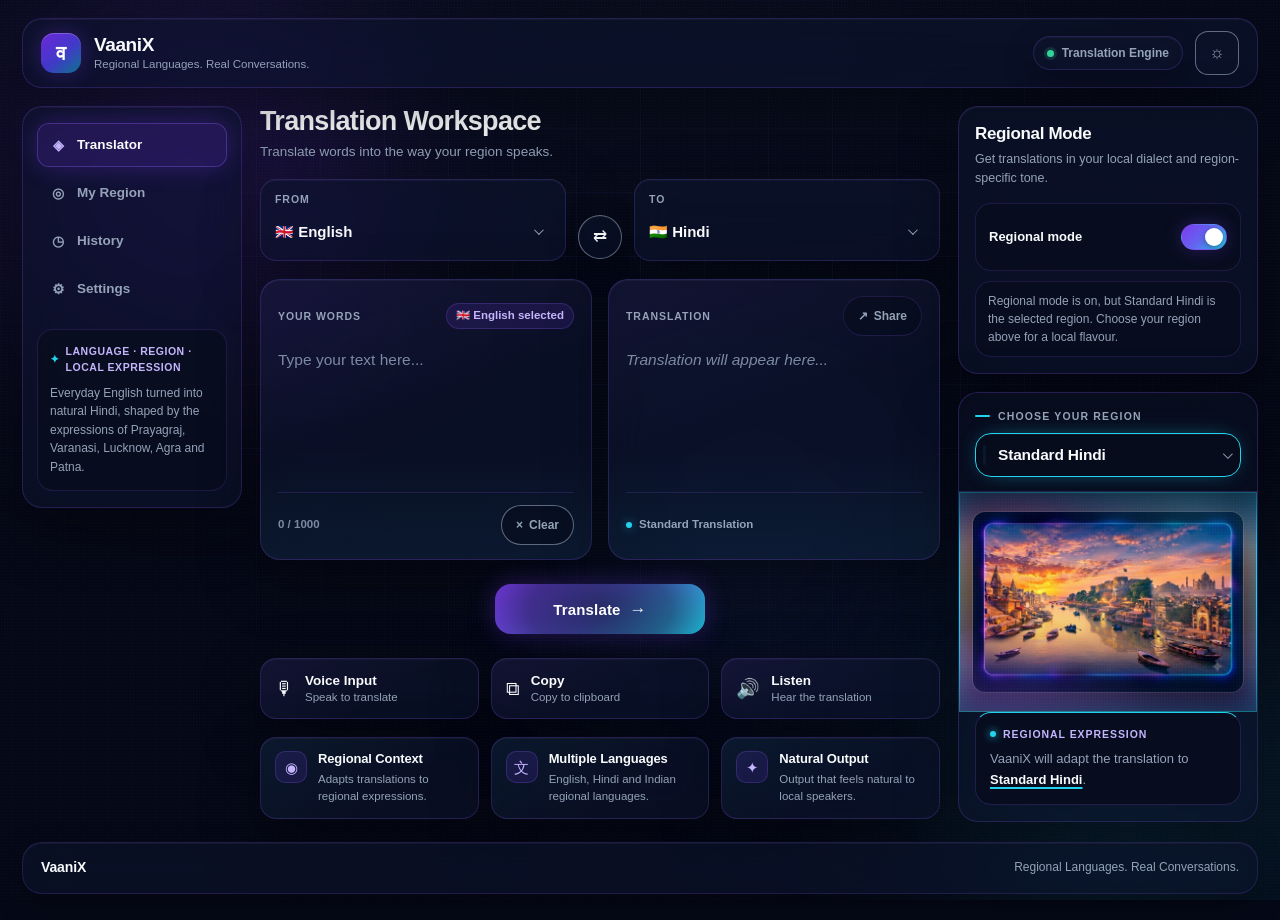
<file: index.html>
<!DOCTYPE html>
<html lang="en">
<head>
	<meta charset="UTF-8">
	<meta name="viewport" content="width=device-width, initial-scale=1.0">
	<title>VaaniX — Regional Languages. Real Conversations.</title>

	<!-- CSS -->
	<link rel="stylesheet" href="css/base.css">
	<link rel="stylesheet" href="css/navbar.css">
	<link rel="stylesheet" href="css/sidebar.css">
	<link rel="stylesheet" href="css/language.css">
	<link rel="stylesheet" href="css/translator.css">
	<link rel="stylesheet" href="css/intelligence.css">
	<link rel="stylesheet" href="css/region-visual.css">
	<link rel="stylesheet" href="css/features.css">
	<link rel="stylesheet" href="css/footer.css">
	<link rel="stylesheet" href="css/drawer.css">
	<link rel="stylesheet" href="css/responsive.css">
</head>
<body>
	<!-- Cinematic background. Purely decorative, never interactive. -->
	<div class="backdrop" aria-hidden="true">
		<span class="orb orb-purple"></span>
		<span class="orb orb-cyan"></span>
		<span class="orb orb-blue"></span>
		<div class="mesh"></div>
		<div class="grain"></div>
	</div>

	<div class="app">
		<!-- Components (filled in by js/app.js) -->
		<div id="navbar"></div>

		<div class="app-grid">
			<aside class="col col-nav" aria-label="Primary">
				<div id="sidebar"></div>
			</aside>

			<main class="col col-main">
				<div id="language-selector"></div>
				<div id="translator"></div>
				<div id="features"></div>
			</main>

			<aside class="col col-region" aria-label="Regional mode">
				<div id="intelligence"></div>
				<div id="region-selector"></div>
			</aside>
		</div>

		<div id="footer"></div>
	</div>

	<!-- History / Settings drawer. Fixed overlay, so it sits outside .app
	     to stay out of the three-column grid. -->
	<div id="drawer"></div>

	<!-- JavaScript -->
	<script src="js/language-data.js"></script>
	<script src="js/language.js"></script>
	<script src="js/translator.js"></script>
	<script src="js/voice.js"></script>
	<script src="js/clipboard.js"></script>
	<script src="js/theme.js"></script>
	<script src="js/nav.js"></script>
	<script src="js/region-art.js"></script>
	<script src="js/app.js"></script>
</body>
</html>
</file>
<file: css/base.css>
/* =============================================================
   VAANIX - BASE
   Design tokens, reset, cinematic background, shared primitives.
   ============================================================= */

:root {
	/* --- Surfaces / background --- */
	--bg: #050816;
	--bg-secondary: #080D1D;

	--surface: rgba(13, 20, 42, 0.62);
	--surface-strong: rgba(16, 24, 48, 0.82);
	--surface-deep: rgba(8, 13, 29, 0.72);
	--surface-region-select: rgba(8, 13, 29, 0.9);
	/* The only surface used directly against the region band in the region
	   panel - .region-picker and .intelligence-card in css/intelligence.css.

	   It was introduced when those two were a full-bleed glass layer over the
	   photograph, where nothing laid over an image can be given a guaranteed
	   ratio and the measured numbers were what set the 0.82. The band is now a
	   sibling of both rather than something behind them, so that is no longer the
	   reason: what it buys now is two matching surfaces with no photo showing
	   through, which keeps them reading as one set with the select inside the bar
	   and stops a bright landmark showing through the seam where they meet it.
	   The value is unchanged rather than re-tuned, because 0.72 measured
	   5.5:1 against the brightest of the six photos and there is no reason to
	   spend margin that is not being claimed. */
	--surface-over-media: rgba(8, 13, 29, 0.82);

	/* --- Text ---
	   Four steps, each one measurably lighter than the last. Anything that is
	   real copy picks a step by how much it should recede; --placeholder is an
	   alias of --text-subtle because a placeholder and a deliberately dimmed
	   note need exactly the same separation from the surface. */
	--text: #F8FAFC;
	--text-muted: #94A3B8;
	--text-subtle: #7C8AA3;
	--placeholder: var(--text-subtle);
	/* The Regional Expression card dims itself when the region cannot reach the
	   output. These two replace an inline opacity:0.45 on the whole block, which
	   put the copy at 2.1-2.4:1 - unreadable in both themes, and no opacity
	   multiplier can fix that on a light surface. Two steps rather than one so
	   the region name inside <strong> still reads as emphasised while dimmed. */
	--text-inactive: #7E8BA4;
	--text-inactive-strong: #98A6BE;

	/* --- Brand --- */
	/* Purple INK, for small text sitting on a purple-tinted surface (pills,
	   icon chips, uppercase labels). The saturated fill it is used on is
	   --tint-chip below. */
	--accent-ink: #C4B5FD;
	--cyan: #22D3EE;

	/* --- Lines ---
	   Three different jobs, three different tokens:

	     --border / --border-soft  a glass panel's edge. Decorative. Nothing
	       has to be read to operate the control, so they stay faint.
	     --border-control          the boundary of an actual control, where the
	       line is the only thing identifying it. Clears 3:1 against its own
	       surface in both themes (WCAG 1.4.11).
	     --border-cyan             the hover and focus line. Also state, so also
	       3:1 - at 0.25 it measured 1.3:1 on light glass, which is to say the
	       focus ring was invisible in the light theme. */
	--border: rgba(139, 92, 246, 0.22);
	--border-soft: rgba(139, 92, 246, 0.18);
	--border-control: rgba(148, 163, 184, 0.62);
	--border-cyan: rgba(34, 211, 238, 0.55);

	/* --- State ---
	   --success carries the "Copied" tick in .action-card and the engine dot in
	   the header, so it has to be legible as small text AND visible as a 7px
	   dot - hence a light-theme override rather than one shared value.
	   --state-* are the borders js/voice.js and js/clipboard.js put on an action
	   card, with a matching glow. Same rule: these announce a state, so they
	   clear 3:1 rather than being a tint. */
	--success: #34D399;
	--success-ring: rgba(52, 211, 153, 0.16);
	--success-ring-wide: rgba(52, 211, 153, 0.05);
	--state-danger: rgba(251, 113, 133, 0.6);
	--state-danger-glow: rgba(251, 113, 133, 0.18);
	--state-accent: rgba(34, 211, 238, 0.55);
	--state-accent-glow: rgba(34, 211, 238, 0.18);
	--state-success: rgba(52, 211, 153, 0.55);
	--state-success-glow: rgba(52, 211, 153, 0.18);

	/* --- Tints ---
	   The purple chip / hover / wash recipe, written once. Three components
	   (.detected, .nav-badge, .feature-icon) were each carrying their own copy
	   of the same rgba(124,58,237,0.14) fill, and two more were restating the
	   hover and active fills. */
	--tint-subtle: rgba(139, 92, 246, 0.08);
	--tint-chip: rgba(124, 58, 237, 0.14);
	--tint-chip-line: rgba(139, 92, 246, 0.24);
	--tint-active: rgba(124, 58, 237, 0.18);
	--tint-active-line: rgba(139, 92, 246, 0.35);
	--wash-purple: rgba(139, 92, 246, 0.07);
	--wash-cyan: rgba(34, 211, 238, 0.05);

	/* --- Glows --- */
	--glow-brand: rgba(124, 58, 237, 0.30);
	--glow-accent: rgba(34, 211, 238, 0.14);

	/* --- Overlays --- */
	--selection-bg: rgba(124, 58, 237, 0.55);
	--selection-ink: #FFFFFF;
	--scrim: rgba(3, 6, 15, 0.62);

	/* --- Switch --- */
	/* The off track. Carries --on-accent as its knob, so it cannot be a tint
	   the knob disappears into - 0.32 slate measured 1.05:1 against a white knob
	   in the light theme. */
	--switch-track: rgba(148, 163, 184, 0.62);

	/* Text/icon colour placed on top of a saturated brand fill. */
	--on-accent: #FFFFFF;

	/* --- Gradients --- */
	--gradient-primary: linear-gradient(135deg, #7C3AED, #6366F1, #22D3EE);
	--gradient-button: linear-gradient(135deg, #7C3AED 0%, #6366F1 50%, #22D3EE 100%);
	/* Deep variant for surfaces that carry a white glyph (logo mark). The
	   bright --gradient-button ends on #22D3EE, where white text is only
	   ~1.8:1; this one stays above 5:1 in both themes. */
	--gradient-mark: linear-gradient(140deg, #6D28D9 0%, #4338CA 52%, #0E7490 100%);

	/* --- Geometry --- */
	--radius: 20px;
	--radius-sm: 16px;
	--radius-xs: 12px;
	--radius-pill: 999px;

	/* --- Elevation --- */
	--shadow: 0 20px 60px rgba(0, 0, 0, 0.35);
	--shadow-sm: 0 10px 30px rgba(0, 0, 0, 0.28);
	--shadow-drawer: -24px 0 70px rgba(0, 0, 0, 0.42);
	/* The switch knob. Small enough that a 35%-black drop reads as grime rather
	   than elevation on a light card. */
	--shadow-knob: 0 2px 6px rgba(0, 0, 0, 0.35);
	--inset-hairline: inset 0 1px 0 rgba(255, 255, 255, 0.04);

	/* --- Type --- */
	--font: "Inter", -apple-system, BlinkMacSystemFont, "Segoe UI", Roboto, sans-serif;
}

/* =============================================================
   LIGHT GLASS
   A matching light theme, not an inversion: pale blue/lavender
   page, white translucent glass, navy ink, purple + cyan accents.
   ============================================================= */
body.light-mode {
	--bg: #EEF1F8;
	--bg-secondary: #E4E9F5;

	--surface: rgba(255, 255, 255, 0.62);
	--surface-strong: rgba(255, 255, 255, 0.82);
	--surface-deep: rgba(255, 255, 255, 0.72);
	--surface-region-select: rgba(255, 255, 255, 0.94);
	/* See the dark-theme note: this is now a deliberate pairing with the two
	   cards either side of it rather than a contrast fix, and it is kept at the
	   same 0.9 so the select stays the most solid thing in the panel in both
	   themes - it is the one surface that has to hold a 15.5px/700 value. */
	--surface-over-media: rgba(255, 255, 255, 0.9);

	--text: #0B1220;
	--text-muted: #4A5568;
	--text-subtle: #5A6478;
	--placeholder: var(--text-subtle);
	--text-inactive: #5F6B80;
	--text-inactive-strong: #3F4A5C;

	--accent-ink: #5B21B6;
	/* Darker than the dark theme's #22D3EE, and for the same reason the other
	   light overrides exist: #0891B2 only reaches 3.5:1 on white glass, so
	   anything using --cyan AS TEXT (the sidebar note's pill, the file://
	   warning's links and code) was short of 4.5:1. As a focus ring and a dot
	   it is still the same teal. */
	--cyan: #0E7490;

	--border: rgba(109, 40, 217, 0.18);
	--border-soft: rgba(109, 40, 217, 0.13);
	--border-control: #7C7794;
	--border-cyan: rgba(14, 116, 144, 0.85);

	/* The dark theme's #34D399 is a pale mint: 1.84:1 as the "Copied" tick and
	   1.84:1 as the header's status dot, i.e. both effectively invisible. This
	   is the same hue read dark. */
	--success: #047857;
	--success-ring: rgba(4, 120, 87, 0.18);
	--success-ring-wide: rgba(4, 120, 87, 0.06);
	--state-danger: #E11D48;
	--state-danger-glow: rgba(225, 29, 72, 0.18);
	--state-accent: #0E7490;
	--state-accent-glow: rgba(14, 116, 144, 0.18);
	--state-success: #047857;
	--state-success-glow: rgba(4, 120, 87, 0.18);

	--tint-subtle: rgba(109, 40, 217, 0.07);
	--tint-chip: rgba(109, 40, 217, 0.10);
	--tint-chip-line: rgba(109, 40, 217, 0.22);
	--tint-active: rgba(109, 40, 217, 0.13);
	--tint-active-line: rgba(109, 40, 217, 0.30);
	--wash-purple: rgba(109, 40, 217, 0.06);
	--wash-cyan: rgba(14, 116, 144, 0.06);

	--glow-brand: rgba(109, 40, 217, 0.20);
	--glow-accent: rgba(14, 116, 144, 0.18);

	/* The dark theme's 0.35 purple over a light page composites to a pale
	   lavender on which white text is 1.91:1. Solid, so the selection stays
	   readable over any surface it is dragged across. */
	--selection-bg: #6D28D9;
	--selection-ink: #FFFFFF;
	--scrim: rgba(23, 30, 58, 0.45);

	--switch-track: #7E8799;

	--shadow: 0 18px 46px rgba(30, 41, 82, 0.12);
	--shadow-sm: 0 8px 22px rgba(30, 41, 82, 0.10);
	--shadow-drawer: -24px 0 70px rgba(30, 41, 82, 0.20);
	--shadow-knob: 0 2px 5px rgba(30, 41, 82, 0.28);
	--inset-hairline: inset 0 1px 0 rgba(255, 255, 255, 0.7);
}

/* =============================================================
   RESET
   ============================================================= */
*,
*::before,
*::after { box-sizing: border-box; }

html,
body {
	/* Belt-and-braces: the grid is built with minmax(0, 1fr) so nothing should
	   overflow, but the requirement is explicit. */
	overflow-x: hidden;
	max-width: 100%;
}

body {
	margin: 0;
	min-height: 100vh;
	font-family: var(--font);
	font-size: 15px;
	line-height: 1.55;
	color: var(--text);
	background: var(--bg);
	-webkit-font-smoothing: antialiased;
	text-rendering: optimizeLegibility;
	transition: background-color 0.35s ease, color 0.35s ease;
}

h1, h2, h3, p, ul { margin: 0; }
ul { padding: 0; list-style: none; }

button {
	font: inherit;
	color: inherit;
	background: none;
	border: 0;
	cursor: pointer;
}

select {
	font: inherit;
	color: inherit;
	-webkit-appearance: none;
	-moz-appearance: none;
	appearance: none;
}

/* Visible, on-brand focus ring. Never removed. */
:focus-visible {
	outline: 2px solid var(--cyan);
	outline-offset: 2px;
	border-radius: 6px;
}

::selection {
	background: var(--selection-bg);
	color: var(--selection-ink);
}

/* =============================================================
   CINEMATIC BACKGROUND
   Darker than any card, so panels always read as the brighter layer.
   ============================================================= */
.backdrop {
	position: fixed;
	inset: 0;
	z-index: 0;
	overflow: hidden;
	pointer-events: none;
	background:
		radial-gradient(120% 90% at 50% 0%, var(--bg-secondary) 0%, var(--bg) 62%),
		var(--bg);
	transition: background 0.35s ease;
}

.orb {
	position: absolute;
	display: block;
	border-radius: 50%;
	filter: blur(90px);
	opacity: 0.5;
}

.orb-purple {
	top: -14%;
	left: -8%;
	width: 46vw;
	height: 46vw;
	background: radial-gradient(circle, rgba(124, 58, 237, 0.55) 0%, rgba(124, 58, 237, 0) 68%);
	animation: drift-a 26s ease-in-out infinite alternate;
}

.orb-cyan {
	bottom: -18%;
	right: -10%;
	width: 44vw;
	height: 44vw;
	background: radial-gradient(circle, rgba(34, 211, 238, 0.34) 0%, rgba(34, 211, 238, 0) 68%);
	animation: drift-b 32s ease-in-out infinite alternate;
}

.orb-blue {
	top: 38%;
	left: 42%;
	width: 34vw;
	height: 34vw;
	background: radial-gradient(circle, rgba(59, 130, 246, 0.24) 0%, rgba(59, 130, 246, 0) 70%);
	animation: drift-c 38s ease-in-out infinite alternate;
}

@keyframes drift-a {
	from { transform: translate3d(0, 0, 0) scale(1); }
	to   { transform: translate3d(4vw, 3vh, 0) scale(1.08); }
}
@keyframes drift-b {
	from { transform: translate3d(0, 0, 0) scale(1.05); }
	to   { transform: translate3d(-5vw, -4vh, 0) scale(1); }
}
@keyframes drift-c {
	from { transform: translate3d(0, 0, 0) scale(1); }
	to   { transform: translate3d(3vw, -3vh, 0) scale(1.1); }
}

/* Extremely faint technical grid. */
.mesh {
	position: absolute;
	inset: 0;
	background-image:
		linear-gradient(rgba(139, 92, 246, 0.055) 1px, transparent 1px),
		linear-gradient(90deg, rgba(139, 92, 246, 0.055) 1px, transparent 1px);
	background-size: 64px 64px;
	mask-image: radial-gradient(ellipse 90% 70% at 50% 35%, #000 20%, transparent 78%);
	-webkit-mask-image: radial-gradient(ellipse 90% 70% at 50% 35%, #000 20%, transparent 78%);
}

/* Fine dot grain, keeps the large flat areas from banding. */
.grain {
	position: absolute;
	inset: 0;
	background-image: radial-gradient(rgba(248, 250, 252, 0.05) 0.5px, transparent 0.5px);
	background-size: 3px 3px;
	opacity: 0.5;
}

body.light-mode .orb-purple { opacity: 0.34; }
body.light-mode .orb-cyan   { opacity: 0.3; }
body.light-mode .orb-blue   { opacity: 0.22; }
body.light-mode .mesh {
	background-image:
		linear-gradient(rgba(109, 40, 217, 0.05) 1px, transparent 1px),
		linear-gradient(90deg, rgba(109, 40, 217, 0.05) 1px, transparent 1px);
}
body.light-mode .grain { opacity: 0.35; }

/* =============================================================
   SHELL / 3-COLUMN DASHBOARD
   sidebar 220px | workspace flexible | regional 300px
   ============================================================= */
.app {
	position: relative;
	z-index: 1;
	width: 100%;
	max-width: 1560px;
	margin: 0 auto;
	padding: 18px 22px 26px;
}

.app-grid {
	display: grid;
	grid-template-columns: 220px minmax(0, 1fr) 300px;
	gap: 18px;
	align-items: start;
}

.col { min-width: 0; }

.col-main {
	display: flex;
	flex-direction: column;
	gap: 18px;
}

.col-region {
	display: flex;
	flex-direction: column;
	gap: 18px;
}

/* =============================================================
   SHARED GLASS PRIMITIVE
   Every surface that gets the blur + border + shadow treatment. Panels that
   need a deeper or lighter variant restate the properties themselves.

   .region-visual is deliberately NOT in this list. It used to be, back when it
   was the full-panel glass overlay behind the whole selector, but it is now the
   landmark band in css/region-visual.css: a media surface, not a pane of glass.
   Nothing shows through it (its .visual-sky layer is an opaque gradient), so the
   blur had nothing to sample - it cost a backdrop filter per frame and changed
   nothing - and it was asking for a border and a shadow that band has to switch
   back off to stay full-bleed. If it ever needs glass again it belongs here.
   ============================================================= */
.translation-card,
.language-selector,
.swap-btn,
.region-panel,
.intelligence-card,
.action-card,
.feature-card,
.sidebar,
.navbar,
.engine-status,
.ghost-btn {
	background: var(--surface);
	backdrop-filter: blur(20px) saturate(1.4);
	-webkit-backdrop-filter: blur(20px) saturate(1.4);
	border: 1px solid var(--border);
	box-shadow: var(--shadow), var(--inset-hairline);
}

/* Small uppercase label used across panels. */
.panel-title,
.workspace-title,
.card-title,
.region-label,
.selector-label,
.intelligence-title,
.feature-card h3 {
	letter-spacing: -0.01em;
}

/* Shared transition for theme flips. Elements that need a different set of
   transitioned properties declare their own `transition` shorthand. */
.navbar,
.sidebar,
.translation-card,
.language-selector,
.region-panel,
#inputText,
.output-area {
	transition:
		background-color 0.3s ease,
		border-color 0.3s ease,
		box-shadow 0.3s ease,
		color 0.3s ease;
}

@media (prefers-reduced-motion: reduce) {
	*,
	*::before,
	*::after {
		animation-duration: 0.001ms !important;
		animation-iteration-count: 1 !important;
		transition-duration: 0.001ms !important;
	}
}

/* ---------- Opened from disk instead of a server ----------
   Shown by js/app.js when location.protocol is file:, where every component
   fetch fails and the page would otherwise be blank with no explanation.
   Uses the app's own tokens, so it matches in both themes. */
.file-warning {
	max-width: 56ch;
	margin: 0 auto;
	padding: 32px;
	border: 1px solid var(--border);
	border-radius: var(--radius);
	background: var(--surface);
	backdrop-filter: blur(20px) saturate(1.4);
	-webkit-backdrop-filter: blur(20px) saturate(1.4);
	box-shadow: var(--shadow);
}

.file-warning h1 {
	margin: 0 0 12px;
	font-size: 22px;
	color: var(--text);
}

.file-warning p {
	margin: 0 0 12px;
	color: var(--text-muted);
	line-height: 1.6;
}

.file-warning ol {
	margin: 0 0 16px;
	padding-left: 20px;
	color: var(--text-muted);
	line-height: 1.9;
}

.file-warning code {
	display: inline-block;
	padding: 2px 8px;
	border-radius: var(--radius-xs);
	background: var(--surface-deep);
	color: var(--cyan);
	font-size: 13px;
}

.file-warning a {
	color: var(--cyan);
}

/* ---------- A single component failed to load ---------- */
/* Deliberately built on .file-warning rather than beside it, so this reads as
   the same kind of panel the file:// notice uses - just sized for a column
   instead of the whole page. Only tokens, so it follows the light theme. */
.component-error {
	max-width: none;
	padding: 15px 17px;
	border-left: 2px solid var(--state-danger);
	text-align: left;
}

/* .file-warning styles an h1 for the full-page case; in a column that would
   be shouting, so the title is reined in to a card heading. */
.component-error h2 {
	margin: 0;
	font-size: 14.5px;
	font-weight: 700;
	letter-spacing: -0.01em;
	color: var(--text);
}

.component-error p {
	margin: 6px 0 0;
	font-size: 13px;
	line-height: 1.55;
	color: var(--text-muted);
}

/* Matched as a compound, not a bare class: `.component-error p` above is
   (0,1,1) and would otherwise outrank a lone class and repaint the hint in
   the same colour as the summary, which is the opposite of what the hint is
   for. */
.component-error p.component-error-hint { color: var(--text-subtle); }

.component-error-retry {
	margin-top: 12px;
	min-height: 38px;
	padding: 0 15px;
	border-radius: var(--radius-xs);
	font-size: 13px;
	font-weight: 600;
	color: var(--text);
	background: var(--surface-deep);
	border: 1px solid var(--border-control);
	box-shadow: var(--inset-hairline);
	transition:
		color 0.2s ease,
		border-color 0.2s ease,
		box-shadow 0.2s ease,
		transform 0.12s ease;
}

.component-error-retry:hover {
	color: var(--accent-ink);
	border-color: var(--tint-active-line);
	box-shadow: 0 0 22px var(--glow-brand), var(--inset-hairline);
}

.component-error-retry:active { transform: scale(0.98); }
</file>
<file: css/navbar.css>
/* =============================================================
   VAANIX - HEADER
   Compact floating glass bar: brand + tagline, engine status, theme.
   ============================================================= */

.navbar {
	display: flex;
	align-items: center;
	justify-content: space-between;
	gap: 16px;
	padding: 12px 18px;
	margin-bottom: 18px;
	border-radius: var(--radius);
}

.brand {
	display: flex;
	align-items: center;
	gap: 13px;
	min-width: 0;
}

/* --gradient-mark, not --gradient-button: see the token's note in base.css. */
.brand-mark {
	display: grid;
	place-items: center;
	flex-shrink: 0;
	width: 40px;
	height: 40px;
	border-radius: 13px;
	background: var(--gradient-mark);
	color: var(--on-accent);
	font-size: 20px;
	font-weight: 700;
	line-height: 1;
	box-shadow:
		0 0 22px var(--glow-brand),
		inset 0 1px 0 rgba(255, 255, 255, 0.22);
}

.brand-info {
	min-width: 0;
}

.brand-name {
	font-size: 19px;
	font-weight: 800;
	letter-spacing: -0.02em;
	line-height: 1.15;
}

.brand-tag {
	margin-top: 1px;
	font-size: 11.5px;
	color: var(--text-muted);
	line-height: 1.3;
	white-space: nowrap;
	overflow: hidden;
	text-overflow: ellipsis;
}

.nav-actions {
	display: flex;
	align-items: center;
	gap: 12px;
	flex-shrink: 0;
}

.engine-status {
	display: inline-flex;
	align-items: center;
	gap: 8px;
	padding: 7px 13px;
	border-radius: var(--radius-pill);
	font-size: 12px;
	font-weight: 600;
	color: var(--text-muted);
	box-shadow: var(--shadow-sm), var(--inset-hairline);
}

.status-dot {
	width: 7px;
	height: 7px;
	border-radius: 50%;
	background: var(--success);
	box-shadow: 0 0 0 3px var(--success-ring);
	animation: pulse-dot 2.6s ease-in-out infinite;
}

/* The pulse widens the ring and fades it, so it needs both strengths. */
@keyframes pulse-dot {
	0%, 100% { box-shadow: 0 0 0 3px var(--success-ring); }
	50%      { box-shadow: 0 0 0 5px var(--success-ring-wide); }
}

.icon-btn {
	display: grid;
	place-items: center;
	width: 44px;
	height: 44px;
	border-radius: 13px;
	font-size: 17px;
	color: var(--text-muted);
	background: var(--surface);
	backdrop-filter: blur(20px);
	-webkit-backdrop-filter: blur(20px);
	/* --border-control, not --border: this is a bare square glyph with nothing
	   else around it, so the line is the only thing saying "this is a button". */
	border: 1px solid var(--border-control);
	transition:
		color 0.2s ease,
		border-color 0.2s ease,
		box-shadow 0.2s ease,
		transform 0.2s ease;
}

.icon-btn:hover {
	color: var(--accent-ink);
	border-color: var(--border-cyan);
	box-shadow: 0 0 20px var(--glow-accent);
	transform: translateY(-1px);
}
</file>
<file: css/sidebar.css>
/* =============================================================
   VAANIX - SIDEBAR
   Every item is a real <button> wired up in js/nav.js. "Translator"
   is the current page; the rest are actions, not destinations.
   ============================================================= */

.sidebar {
	display: flex;
	flex-direction: column;
	gap: 18px;
	padding: 16px 14px;
	border-radius: var(--radius);
}

.nav-list {
	display: flex;
	flex-direction: column;
	gap: 4px;
}

.nav-item {
	display: flex;
	align-items: center;
	gap: 11px;
	width: 100%;
	min-height: 44px;
	padding: 10px 12px;
	border-radius: var(--radius-xs);
	border: 1px solid transparent;
	font: inherit;
	font-size: 13.5px;
	font-weight: 600;
	text-align: left;
	color: var(--text-muted);
	background: none;
	cursor: pointer;
	transition:
		color 0.2s ease,
		background-color 0.2s ease,
		border-color 0.2s ease,
		box-shadow 0.2s ease,
		transform 0.2s ease;
}

.nav-glyph {
	font-size: 14px;
	line-height: 1;
	width: 16px;
	text-align: center;
	color: var(--text-muted);
	transition: color 0.2s ease;
}

.nav-text { min-width: 0; }

/* Session-history count. The same chip as .detected in css/translator.css, so
   both take the shared --tint-chip recipe rather than each carrying a copy of
   the same three rgba values. */
.nav-badge {
	margin-left: auto;
	min-width: 20px;
	padding: 2px 6px;
	border-radius: var(--radius-pill);
	background: var(--tint-chip);
	border: 1px solid var(--tint-chip-line);
	font-size: 10.5px;
	font-weight: 700;
	line-height: 1.5;
	text-align: center;
	color: var(--accent-ink);
}

.nav-badge[hidden] { display: none; }

/* Hover is a lift, not a colour flood - inactive items stay quiet. */
.nav-item:hover {
	color: var(--text);
	background: var(--tint-subtle);
	transform: translateX(2px);
}

.nav-item:hover .nav-glyph { color: var(--accent-ink); }

.nav-item.is-active {
	color: var(--text);
	background: var(--tint-active);
	border: 1px solid var(--tint-active-line);
	box-shadow: 0 0 25px var(--glow-brand);
}

.nav-item.is-active .nav-glyph { color: var(--accent-ink); }

/* ---------- Sidebar note (the retired hero copy, kept) ---------- */
.sidebar-note {
	padding: 13px 12px;
	border-radius: var(--radius-sm);
	background: var(--surface-deep);
	border: 1px solid var(--border-soft);
}

.note-pill {
	display: inline-flex;
	align-items: center;
	gap: 6px;
	font-size: 10.5px;
	font-weight: 700;
	letter-spacing: 0.05em;
	text-transform: uppercase;
	color: var(--accent-ink);
}

.note-pill span { color: var(--cyan); }

.note-text {
	margin-top: 8px;
	font-size: 12px;
	line-height: 1.55;
	color: var(--text-muted);
}
</file>
<file: css/language.css>
/* =============================================================
   VAANIX - WORKSPACE HEAD + LANGUAGE SELECTORS
   Native <select> elements (js/language.js only relies on .value and
   .options[].text), restyled - no custom dropdown behaviour invented.
   ============================================================= */

.workspace-head {
	display: flex;
	flex-direction: column;
	gap: 16px;
}

.workspace-title {
	font-size: 27px;
	font-weight: 800;
	letter-spacing: -0.025em;
	line-height: 1.15;
}

.workspace-sub {
	margin-top: 5px;
	font-size: 13.5px;
	color: var(--text-muted);
}

/* ---------- From / To / swap row ---------- */
.language-bar {
	display: grid;
	grid-template-columns: minmax(0, 1fr) auto minmax(0, 1fr);
	align-items: end;
	gap: 12px;
}

.language-selector {
	--sel-h: 34px;
	position: relative;
	display: flex;
	flex-direction: column;
	gap: 7px;
	padding: 11px 14px 12px;
	border-radius: var(--radius-sm);
	min-width: 0;
}

.selector-label {
	font-size: 10.5px;
	font-weight: 700;
	letter-spacing: 0.09em;
	text-transform: uppercase;
	color: var(--text-muted);
}

/* A bare <select> is only as tall as its line box (~23px), which is under the
   24x24 WCAG 2.2 AA floor for this is the most-used control in the app, so the
   select gets an explicit height and the chevron is derived from it. */
#fromLanguage,
#toLanguage {
	width: 100%;
	height: var(--sel-h);
	padding: 0 26px 0 0;
	font-size: 15px;
	font-weight: 600;
	color: var(--text);
	background: transparent;
	border: 0;
	cursor: pointer;
	/* Keeps long option text from pushing the layout wider than its column. */
	min-width: 0;
	text-overflow: ellipsis;
}

/* Theme-aware chevron. */
.language-selector::after {
	content: "";
	position: absolute;
	right: 24px;
	/* Vertically centred on the select: the wrapper's bottom padding, plus half
	   the select's height, less half the chevron. */
	bottom: calc(12px + var(--sel-h) / 2 - 3.5px);
	width: 7px;
	height: 7px;
	border-right: 1.6px solid var(--text-muted);
	border-bottom: 1.6px solid var(--text-muted);
	transform: rotate(45deg) translateY(-2px);
	pointer-events: none;
	transition: border-color 0.2s ease;
}

.language-selector:hover { border-color: var(--border-cyan); }
.language-selector:hover::after { border-color: var(--cyan); }

/* Native dropdown list - only lightly themed where the UA allows it.
   #region option is deliberately not here: it sits with the rest of #region in
   css/intelligence.css. */
#fromLanguage option,
#toLanguage option {
	background: var(--surface-strong);
	color: var(--text);
}

/* ---------- Swap ---------- */
/* --border-control overrides the shared glass primitive below it: this is a bare
   circle around a bare glyph, so its outline is the only thing marking it as a
   control. */
.swap-btn {
	display: grid;
	place-items: center;
	flex-shrink: 0;
	width: 44px;
	height: 44px;
	margin-bottom: 2px;
	border-radius: 50%;
	font-size: 17px;
	color: var(--text);
	border-color: var(--border-control);
	box-shadow: var(--shadow-sm), var(--inset-hairline);
	transition:
		color 0.22s ease,
		border-color 0.22s ease,
		box-shadow 0.22s ease,
		transform 0.22s ease;
}

.swap-btn:hover {
	color: var(--accent-ink);
	border-color: var(--tint-active-line);
	box-shadow:
		0 0 26px var(--glow-brand),
		var(--inset-hairline);
	transform: scale(1.07);
}

.swap-btn:active { transform: scale(0.97); }
</file>
<file: css/translator.css>
/* =============================================================
   VAANIX - TRANSLATOR WORKSPACE
   ============================================================= */

.workspace {
	display: flex;
	flex-direction: column;
	gap: 16px;
}

.translation-grid {
	display: grid;
	grid-template-columns: repeat(2, minmax(0, 1fr));
	gap: 16px;
}

/* =============================================================
   INPUT / OUTPUT PANELS
   ============================================================= */
.translation-card {
	position: relative;
	display: flex;
	flex-direction: column;
	min-width: 0;
	padding: 16px 17px 14px;
	border-radius: var(--radius);
	/* Very subtle inner gradient so the glass is not perfectly flat. */
	background-image:
		linear-gradient(160deg, var(--wash-purple) 0%, transparent 46%),
		linear-gradient(0deg, var(--wash-cyan) 0%, transparent 40%);
}

/* Focus belongs to the textarea, but #inputText deliberately has no outline of
   its own, so the card is where it is shown - two cues, not one: the border
   steps to --border-cyan and a 1px ring lands inside it.

   The ring and the border together are the whole indicator, which is why the
   halo under them is tight. It used to be a 25px bloom, and because
   :focus-within is true for essentially the whole time anyone is typing, that
   bloom was not a focus state - it was the card's permanent appearance, glowing
   at whatever was being typed into. A 10px halo on a negative spread keeps the
   edge lift that separates the card from the page without lighting the panel.

   Both cues are kept well clear of the 3:1 that WCAG 2.2 asks of a focus
   indicator; the ring is the part doing that work, and it is unchanged. */
.translation-card:focus-within {
	border-color: var(--border-cyan);
	box-shadow:
		0 0 0 1px var(--border-cyan),
		0 0 10px -4px var(--glow-accent),
		var(--shadow),
		var(--inset-hairline);
}

/* Header and footer rows are pinned to the same height on BOTH cards, or the two
   panels drift apart whenever they stack. They are NOT the same height as each
   other, though, and that distinction was the bug: both were set to the tallest
   chrome row in the card (53px), so the input card's header - which holds a 10.5px
   label and nothing else - was reserving room for a 40px button that only the
   output card's header has. That is 13px of the translation's own height spent
   on an empty label row.

   The header's floor is the 40px control (the Share button). The foot's is that
   same control plus its own 12px padding and 1px rule, because the rule has to
   sit below the button rather than through it. min-height does not cap, so the
   input card's footer still grows past this when Clear needs the room. */
.card-header {
	display: flex;
	align-items: center;
	justify-content: space-between;
	gap: 10px;
	min-height: 40px;
	margin-bottom: 12px;
}

/* The field label, not a heading.

   This was 13.5px/700 in --text, which is only 2px below the 15.5px body text it
   frames and measured 16.6:1 against it - so "Your words" and "Translation" were
   almost as loud as the words inside them, and the card had two things shouting
   at the same volume. At 10.5px tracked and muted it does what a label is for:
   it names the field and gets out of the way, and the translation is the only
   thing on the card at full size.

   The 10.5/700/0.09em/uppercase recipe is .selector-label in css/language.css
   and .region-label in css/intelligence.css, on purpose - the three panels in
   this app now label their fields the same way, which is most of what makes a
   set of screens read as one product rather than three. It stays --text-muted,
   not a dimmer step: muted measures ~7:1 here, so it is still comfortably a
   label rather than a decoration.

   base.css lists .card-title in a group that sets letter-spacing: -0.01em; the
   tracking below outranks it, which is the point. */
.card-title {
	font-size: 10.5px;
	font-weight: 700;
	letter-spacing: 0.09em;
	text-transform: uppercase;
	color: var(--text-muted);
}

/* The value beside the label, so the header is a label/value pair rather than
   two competing strings: 11.5px against the label's 10.5px puts the language
   one step above the field name without promoting it to body size.

   58% clipped "🇬🇧 English selected" to an ellipsis on any but the widest
   column, and this string is written by js/language.js from the FROM <select>'s
   option text - it is never short. 66% is where it stops clipping before the
   label starts, which is the only width that matters here. */
.detected {
	padding: 3px 9px;
	border-radius: var(--radius-pill);
	background: var(--tint-chip);
	border: 1px solid var(--tint-chip-line);
	font-size: 11.5px;
	font-weight: 600;
	color: var(--accent-ink);
	white-space: nowrap;
	overflow: hidden;
	text-overflow: ellipsis;
	max-width: 66%;
}

/* ---------- Textarea ---------- */
#inputText {
	flex: 1;
	width: 100%;
	min-height: 132px;
	padding: 0;
	font-family: var(--font);
	font-size: 15.5px;
	line-height: 1.6;
	color: var(--text);
	background: transparent;
	border: 0;
	resize: none;
}

#inputText::placeholder { color: var(--placeholder); }
#inputText:focus { outline: none; }

/* ---------- Inline validation ---------- */

/* The one thing wrong with the input right now, said next to the input.
   js/translator.js writes the words; the dot and the type are here.

   A 12px note in muted text with the app's own cyan dot, matching
   .regional-dot beside the translation: the same quiet "something to know"
   language the rest of the workspace already uses, rather than a red panel for
   something the user can fix by typing. There is deliberately no border or tint
   on the textarea or the card for this - .translation-card:focus-within owns
   the focus ring, and a second frame colour competing with it would be louder
   than the message it is dressing.

   margin-top only: the space above the note is the gap after the text, and
   .card-foot brings its own 12px padding plus its rule below it, so there is
   no margin to collapse against and no reserved height while the note is
   hidden.

   The [hidden] rule is not optional - see the note in components/translator.html.
   Same reason .region-off-note[hidden] and .ghost-btn[hidden] carry one. */
.input-note {
	display: flex;
	align-items: baseline;
	gap: 7px;
	margin-top: 9px;
	font-size: 12px;
	line-height: 1.5;
	color: var(--text-muted);
}

.input-note[hidden] { display: none; }

/* The ::before dot rather than an icon element, so js/translator.js only ever
   writes this node's textContent. Same treatment as .regional-dot. */
.input-note::before {
	content: "";
	flex-shrink: 0;
	align-self: center;
	width: 5px;
	height: 5px;
	border-radius: 50%;
	background: var(--cyan);
	box-shadow: 0 0 8px var(--border-cyan);
}

/* ---------- Right-to-left text ---------- */

/* js/language.js sets `dir` on #inputText and #outputText from the catalogue's
   `rtl` flag. The browser already resolves the starting edge against that
   direction, so these rules change nothing in the common case - they are here
   because .output-area is a flex container, where the child's side is decided
   by `direction` rather than by text alignment, and that is worth stating
   outright instead of leaving it implied. */
#inputText[dir="rtl"],
.output-area[dir="rtl"] {
	text-align: right;
}

#inputText[dir="ltr"],
.output-area[dir="ltr"] {
	text-align: left;
}

.output-area[dir="rtl"] { justify-content: flex-end; }
.output-area[dir="ltr"] { justify-content: flex-start; }

/* ---------- Output ---------- */
.output-area {
	flex: 1;
	display: flex;
	align-items: flex-start;
	min-height: 132px;
	font-size: 15.5px;
	line-height: 1.6;
	color: var(--text);
	overflow-wrap: anywhere;
}

/* Class names are load-bearing: js/clipboard.js and js/voice.js both do
   output.querySelector(".output-placeholder") to detect "nothing yet", and
   js/translator.js re-creates it on clear. */
.output-placeholder {
	color: var(--placeholder);
	font-style: italic;
}

/* ---------- Not-available state ---------- */

/* Drawn by js/translator.js in place of the plain sentence a miss used to write
   into the output box. An inset note in muted text rather than a warning panel:
   a phrase outside the bundled set is the expected behaviour of an offline
   demo, not a failure, and styling it like an error would make the app look
   broken for a limitation it states plainly.

   Only theme tokens are used, so this needs nothing of its own for light mode.

   .output-empty is load-bearing in the same way .output-placeholder is -
   js/clipboard.js, js/voice.js and js/nav.js all query for it so the notice is
   never copied, spoken or logged as though it were a translation. */
/* A note in the card, not a panel inside it.

   This was a 1px --border-soft box on a --surface-deep fill, sitting inside a
   .translation-card that is itself a 1px --border box on a --surface fill. Two
   stacked surfaces for one sentence of copy is the clearest "generic dashboard"
   tell in the workspace: it reads as a component rather than as information,
   and it also cost the copy a darker background to be legible against, which is
   the only reason it had ever needed one.

   A 2px rule on the leading edge does the same job - it marks the note off from
   the card's own text without enclosing anything, so the eye goes card -> note
   -> card instead of card -> box -> copy. --tint-active-line is the same accent
   the hovered action card uses, which is why the mark reads as part of the app's
   own vocabulary rather than as a new part.

   The horizontal padding is gone with the box and the left inset replaced by it;
   max-width on the paragraphs below keeps the measure at 56ch either way. */
.output-empty {
	display: flex;
	flex-direction: column;
	align-items: flex-start;
	gap: 7px;
	/* The output area is a flex row, so the block is sized here rather than
	   left to the container: full width keeps it identical in both directions,
	   which the RTL rules above switch with justify-content. */
	width: 100%;
	padding: 3px 0 3px 14px;
	border-left: 2px solid var(--tint-active-line);
}

/* Overriding the output area's own 15.5px, which is sized for a translation and
   is too loud for a note, is done on each paragraph below rather than on a
   blanket `.output-empty p`: a descendant rule like that outranks the classes
   here on specificity and would flatten the title and the hint back to one
   size. */
.output-empty-glyph {
	font-size: 16px;
	line-height: 1;
	color: var(--accent-ink);
}

/* One real failure among the three notices: js/language-data.js did not load,
   which is a broken install rather than a limit of the dataset. One class, so
   the common states stay deliberately quiet and this one is still only a
   different hue of the same note rather than a red panel. */
.output-empty-glyph.is-warning {
	color: var(--text-muted);
}

.output-empty-title {
	margin: 0;
	font-size: 13.5px;
	font-weight: 700;
	color: var(--text);
}

.output-empty-text {
	margin: 0;
	max-width: 56ch;
	font-size: 13px;
	line-height: 1.6;
	color: var(--text-muted);
}

/* The action line, dimmer than the explanation above it: it is what the user
   does next, and it should not compete with the reason for the state. This is
   real copy rather than a placeholder, so it takes --text-subtle - the same
   value --placeholder is defined from, for the same reason it has to be a step
   below --text-muted. */
.output-empty-hint {
	margin: 0;
	max-width: 56ch;
	font-size: 12.5px;
	line-height: 1.6;
	color: var(--text-subtle);
}

/* The bundled phrases, as quoted text rather than as chips. They are not
   clickable and nothing here is, so a pill-shaped button would promise an
   interaction the page does not have. */
.output-empty-samples {
	display: flex;
	flex-wrap: wrap;
	align-items: baseline;
	gap: 3px 12px;
	margin: 3px 0 0;
	max-width: 56ch;
	font-size: 12.5px;
	line-height: 1.7;
}

.output-empty-samples-label {
	color: var(--text-subtle);
}

.output-empty-sample {
	color: var(--text);
}

/* ---------- Card footer ---------- */
.card-foot {
	display: flex;
	align-items: center;
	justify-content: space-between;
	gap: 10px;
	min-height: calc(40px + 12px + 1px);
	margin-top: 12px;
	padding-top: 12px;
	border-top: 1px solid var(--border-soft);
}

/* "0 / 1000" is a fact about text that does not exist yet, so in the resting
   state it is the loudest thing in a footer that also holds a real button.
   :placeholder-shown matches an empty field that is not being typed into, and
   needs no class and no JS - translator.js only ever writes #counter's
   textContent, so there is nothing for it to tell. It comes back the moment
   there is a character to count. */
.translation-card:has(#inputText:placeholder-shown) .counter {
	color: var(--text-subtle);
}

.counter {
	font-size: 11.5px;
	font-weight: 600;
	font-variant-numeric: tabular-nums;
	color: var(--text-muted);
}

.regional-indicator {
	display: inline-flex;
	align-items: center;
	gap: 7px;
	font-size: 11.5px;
	font-weight: 600;
	color: var(--text-muted);
}

/* Targets the dot by class, not by "> span": the indicator also holds the
   label span, and a bare child selector turned the label into a second
   6px cyan dot with the text spilling out of it. */
.regional-dot {
	flex-shrink: 0;
	width: 6px;
	height: 6px;
	border-radius: 50%;
	background: var(--cyan);
	box-shadow: 0 0 10px var(--border-cyan);
}

/* ---------- Compact secondary controls ---------- */

/* This rule is not optional. The author `display: inline-flex` below outranks
   the user-agent [hidden] rule, so #drawerClear stayed visible in the drawer
   even while js/nav.js was hiding it. Same reason .region-off-note[hidden]
   and .nav-badge[hidden] each carry one in intelligence.css and navbar.css. */
.ghost-btn[hidden] { display: none; }

.ghost-btn {
	display: inline-flex;
	align-items: center;
	justify-content: center;
	gap: 6px;
	min-height: 40px;
	padding: 6px 14px;
	border-radius: var(--radius-pill);
	font-size: 12px;
	font-weight: 600;
	color: var(--text-muted);
	background: var(--surface-deep);
	border: 1px solid var(--border-control);
	box-shadow: none;
	transition:
		color 0.2s ease,
		border-color 0.2s ease,
		box-shadow 0.2s ease,
		transform 0.2s ease;
}

.ghost-btn:hover {
	color: var(--text);
	border-color: var(--border-cyan);
	box-shadow: 0 0 18px var(--glow-accent);
	transform: translateY(-1px);
}

.ghost-btn:active { transform: translateY(0); }

/* =============================================================
   TRANSLATE BUTTON
   ============================================================= */
/* The primary action, so it is allowed more air than the rows around it.

   Every gap in this workspace was 16px, which left the 50px Translate button
   with exactly as much space above and below as the gap between two action cards
   - a hierarchy expressed nowhere. .workspace is a flex column at 16px, so 8px
   of margin here steps both sides to 24px, a clean 1.5x against the base gap,
   and the button reads as the step between typing and acting rather than as the
   third row of a stack. It also stops its glow from crowding the card edges.

   The button is centred and nothing else is in this row, so the margin cannot
   shift anything off-axis. */
.translate-row {
	display: flex;
	justify-content: center;
	margin: 8px 0;
}

.translate-btn {
	position: relative;
	display: inline-flex;
	align-items: center;
	justify-content: center;
	gap: 9px;
	min-width: 210px;
	height: 50px;
	padding: 0 30px;
	overflow: hidden;
	isolation: isolate;
	border-radius: var(--radius-sm);
	background: var(--gradient-button);
	color: var(--on-accent);
	font-size: 15px;
	font-weight: 700;
	letter-spacing: 0.01em;
	box-shadow: 0 0 25px var(--glow-brand);
	transition:
		transform 0.2s ease,
		box-shadow 0.25s ease,
		filter 0.25s ease;
}

/*
	The gradient ends on #22D3EE, where white text is only ~1.8:1. Rather than
	dull the whole button, a soft dark band sits behind the label only - the
	outer thirds stay bright neon. Lifts white to ~5.4:1 at the arrow and
	~7:1 behind the words.

	The band is dark in the light theme too, and that is not an oversight: it is
	there to buy contrast against a neon gradient that both themes share, and
	darkening it for light mode would put the label back at 1.8:1.
*/
.translate-btn::after {
	content: "";
	position: absolute;
	inset: 0;
	z-index: -1;
	background: radial-gradient(62% 150% at 50% 50%,
		rgba(3, 7, 18, 0.62) 0%,
		rgba(3, 7, 18, 0.44) 55%,
		rgba(3, 7, 18, 0) 100%);
	pointer-events: none;
}

/* Hover deepens the one glow the button already has, rather than adding a
   second. It used to reach for a 34px brand bloom AND a 60px accent one, which
   is a lit sign rather than a raised control, and the 60px spread is what made
   the workspace look like a dashboard. The accent is still here but on a -16px
   spread, so it stays as the wide faint halo the resting state implies instead
   of a second lamp.

   brightness() is dialled back to 1.06 because it multiplies the ::after band
   under the label as well as the gradient, and every point of that band is a
   point of contrast the white text is spending. 1.08 was measurable; 1.06 is
   not. */
.translate-btn:hover {
	transform: translateY(-2px);
	filter: brightness(1.06);
	box-shadow:
		0 0 30px var(--glow-brand),
		0 0 48px -16px var(--glow-accent);
}

.translate-btn:active { transform: translateY(0); }

.translate-arrow {
	font-size: 17px;
	line-height: 1;
	transition: transform 0.22s ease;
}

.translate-btn:hover .translate-arrow { transform: translateX(4px); }

/* =============================================================
   ACTION CARDS
   ------------------------------------------------------
   IMPORTANT STRUCTURAL NOTE
   The <button> is a childless, absolutely positioned overlay. js/voice.js does
   micButton.textContent = "🔴" and js/clipboard.js does copyButton.textContent
   = "✓ Copied", either of which would destroy any markup inside the button.
   Keep the icon / title / desc as siblings of the button, never children.
   ============================================================= */
.action-row {
	display: grid;
	grid-template-columns: repeat(3, minmax(0, 1fr));
	gap: 12px;
}

.action-card {
	position: relative;
	display: flex;
	align-items: center;
	gap: 11px;
	min-width: 0;
	padding: 13px 14px;
	overflow: hidden;
	border-radius: var(--radius-sm);
	background-image: linear-gradient(150deg, var(--wash-purple) 0%, transparent 60%);
	transition:
		transform 0.2s ease,
		border-color 0.2s ease,
		box-shadow 0.25s ease,
		background-color 0.2s ease;
}

/* Hover is a lift and a border step, not a lamp.

   This was a 30px --glow-brand bloom on each of the three cards - the same
   treatment the Translate button uses, on three secondary controls sitting
   below it. That is how a row of ordinary shortcuts ends up shouting over the
   one button the page exists to be pressed, and it is most of the "AI
   dashboard" read. The lift and the border step still make the card obviously
   pressable; the accent is now a 16px halo on a -8px spread, which lifts the
   edge off the page without lighting the card. */
.action-card:hover {
	transform: translateY(-2px);
	border-color: var(--tint-active-line);
	box-shadow:
		0 0 16px -8px var(--glow-accent),
		var(--shadow),
		var(--inset-hairline);
}

.action-icon {
	flex-shrink: 0;
	font-size: 19px;
	line-height: 1;
	filter: saturate(0.85);
	transition: filter 0.2s ease, transform 0.2s ease;
}

.action-card:hover .action-icon {
	filter: saturate(1.1);
	transform: scale(1.06);
}

.action-text {
	display: flex;
	flex-direction: column;
	min-width: 0;
}

.action-title {
	font-size: 13.5px;
	font-weight: 700;
	color: var(--text);
	line-height: 1.3;
}

/* Wraps rather than ellipsising. nowrap + ellipsis meant "Copy to clipb…" the
   moment the workspace column got narrow enough, which is the width range
   between the 620px breakpoint and a desktop column - and the description is
   the only thing telling the user what Copy actually does.

   Two lines is the real maximum here, and nothing needs to clamp them: the
   cards are grid items in a stretched row, so a card whose description wraps to
   two lines makes the whole row taller and the other two stay level with it.
   css/responsive.css also sets white-space: normal at 620px, which is now
   redundant but harmless. */
.action-desc {
	font-size: 11.5px;
	color: var(--text-muted);
	line-height: 1.35;
	overflow-wrap: break-word;
}

/* The hit target. No children, no visible glyph - it is purely a hit area. */
.action-hit {
	position: absolute;
	inset: 0;
	z-index: 2;
	width: 100%;
	height: 100%;
	padding: 0;
	border-radius: inherit;
	background: transparent;
	color: transparent;
	font-size: 0;
	cursor: pointer;
}

.action-hit:focus-visible {
	outline: 2px solid var(--cyan);
	outline-offset: -3px;
}

/* ---------- JS-driven states (voice.js .recording, clipboard.js .copied) ----
   These borders announce a state, so they clear 3:1 against the card rather
   than being a tint. At the 0.45 alpha they used to carry, the recording ring
   measured 2.3:1 in dark and 1.5:1 in light, and "Copied" was the worst of the
   three at 1.3:1 - a state change that could not be seen. */
.action-card:has(.action-hit.recording) {
	border-color: var(--state-danger);
	box-shadow: 0 0 24px var(--state-danger-glow), var(--inset-hairline);
}

.action-card:has(.action-hit.recording) .action-icon {
	filter: none;
	animation: mic-pulse 1.1s ease-in-out infinite;
}

@keyframes mic-pulse {
	0%, 100% { transform: scale(1);    opacity: 1; }
	50%      { transform: scale(1.14); opacity: 0.75; }
}

/* voice.js sets .speaking while the browser is reading the translation. */
.action-card:has(.action-hit.speaking) {
	border-color: var(--state-accent);
	box-shadow: 0 0 24px var(--state-accent-glow), var(--inset-hairline);
}

.action-card:has(.action-hit.speaking) .action-icon {
	filter: none;
	animation: mic-pulse 0.9s ease-in-out infinite;
}

.action-card:has(.action-hit.copied) {
	border-color: var(--state-success);
	box-shadow: 0 0 24px var(--state-success-glow), var(--inset-hairline);
}

.action-card:has(.action-hit.copied) .action-title::after {
	content: " ✓";
	color: var(--success);
}

/* ---------- Inline feedback from js/voice.js ----------
   voice.js writes a failure into the owning card's .action-desc and marks it
   with data-tone="error", so a voice problem is reported beside the button
   that caused it instead of in an alert().

   The text is lifted to --text rather than left at --text-muted because this
   is the one case in the card where the description IS the message, and it
   has to be readable at a glance. Colour is not the signal here anyway - the
   wording carries the meaning, so the tone change is only reinforcement. */
.action-desc[data-tone="error"] {
	color: var(--text);
}

/* "Copied" and "Nothing to copy yet" come through the same slot from
   js/clipboard.js, so the wording carries the meaning in both cases. The tone
   only reinforces it: success takes the accent, and the neutral hint is left
   muted on purpose - nothing went wrong, and colouring it like a warning would
   say otherwise. */
.action-desc[data-tone="success"] {
	color: var(--success);
}

.action-desc[data-tone="hint"] {
	color: var(--text-muted);
}

/* ---------- share button states (js/clipboard.js) ----------
   data-state is set only while a share is in progress or has just resolved, and
   removed when the label reverts. Like the .recording and .copied rings above,
   these are state announcements, so they clear 3:1 against the card rather
   than reading as a tint. */
.ghost-btn[data-state="done"] {
	color: var(--success);
	border-color: var(--state-success);
}

.ghost-btn[data-state="error"] {
	color: var(--state-danger);
	border-color: var(--state-danger);
}

/* Set when navigator.share is missing. aria-disabled rather than disabled, for
   the same reason as .action-hit.is-unavailable: the button stays in the tab
   order so it can be reached and read, instead of vanishing from the keyboard
   with nothing to explain why. The hover lift is suppressed so a control that
   is known to be dead does not invite the click it will refuse. */
.ghost-btn.is-unavailable {
	color: var(--text-muted);
	border-color: var(--border-soft);
	cursor: not-allowed;
}

.ghost-btn.is-unavailable:hover {
	color: var(--text-muted);
	border-color: var(--border-soft);
	box-shadow: none;
	transform: none;
}

/* ---------- polite status region (js/clipboard.js) ----------
   The visible feedback for copy and share is a text swap on a card description
   or a button label, and a screen reader does not reliably announce either one
   mid-interaction. This region carries the same words for assistive tech.

   Clipped to a 1px box rather than display:none or visibility:hidden - both of
   those remove an element from the accessibility tree, and a live region that
   is not in the tree announces nothing at all. */
.clipboard-status {
	position: absolute;
	width: 1px;
	height: 1px;
	margin: -1px;
	padding: 0;
	overflow: hidden;
	clip: rect(0 0 0 0);
	clip-path: inset(50%);
	white-space: nowrap;
	border: 0;
}

/* aria-disabled, not disabled: the button stays in the tab order so a
   screen-reader user can reach the control that explains the limitation.
   js/voice.js ignores clicks on it. The dimming and the crossed cursor are
   the whole affordance - no layout change, so the rail does not reflow. */
.action-hit.is-unavailable {
	cursor: not-allowed;
}

.action-card:has(.action-hit.is-unavailable) {
	border-color: var(--border-soft);
	box-shadow: none;
	opacity: 0.6;
}

/* Beats `.action-card:hover` on specificity (0,3,0 against 0,2,0), so a
   disabled card cannot light up and invite the click it will refuse. */
.action-card:has(.action-hit.is-unavailable):hover {
	border-color: var(--border-soft);
	box-shadow: none;
	transform: none;
}

.action-card:has(.action-hit.is-unavailable) .action-icon {
	filter: none;
	animation: none;
}
</file>
<file: css/intelligence.css>
/* =============================================================
   VAANIX - REGIONAL MODE PANEL
   ============================================================= */

.region-panel {
	padding: 17px 16px 16px;
	border-radius: var(--radius);
}

.region-panel-head {
	margin-bottom: 15px;
}

.panel-title {
	font-size: 17px;
	font-weight: 800;
	letter-spacing: -0.02em;
	line-height: 1.2;
}

.panel-sub {
	margin-top: 6px;
	font-size: 12.5px;
	line-height: 1.5;
	color: var(--text-muted);
}

/* ---------- Regional toggle ---------- */
.region-toggle-control {
	display: flex;
	align-items: center;
	justify-content: space-between;
	gap: 12px;
	padding: 11px 13px;
	border-radius: var(--radius-sm);
	background: var(--surface-deep);
	border: 1px solid var(--border-soft);
}

.region-toggle-label {
	font-size: 13px;
	font-weight: 700;
	color: var(--text);
}

/* Explains why the output is plain Standard Hindi while the toggle is off.
   The [hidden] rule is not optional: without it the author `display` would
   beat the user-agent [hidden] rule and the note could never be hidden.
   Same reason .nav-badge[hidden] and .visual-photo[hidden] carry one. */
.region-off-note {
	margin-top: 10px;
	padding: 10px 12px;
	border-radius: var(--radius-sm);
	background: var(--surface-deep);
	border: 1px solid var(--border-soft);
	font-size: 12px;
	line-height: 1.5;
	color: var(--text-muted);
}

.region-off-note[hidden] { display: none; }

/* The label is the click target, so it is 44px tall while the visible track
   stays 26px - padding the whole switch would make the pill look chunky. */
.switch {
	position: relative;
	display: inline-block;
	flex-shrink: 0;
	width: 46px;
	height: 44px;
	cursor: pointer;
}

.switch input {
	position: absolute;
	opacity: 0;
	width: 100%;
	height: 100%;
	margin: 0;
	cursor: pointer;
}

	.slider {
	position: absolute;
	left: 0;
	right: 0;
	top: 50%;
	height: 26px;
	transform: translateY(-50%);
	border-radius: var(--radius-pill);
	background: var(--switch-track);
	border: 1px solid var(--border-control);
	transition: background-color 0.28s ease, border-color 0.28s ease, box-shadow 0.28s ease;
}

.slider::before {
	content: "";
	position: absolute;
	top: 3px;
	left: 3px;
	width: 18px;
	height: 18px;
	border-radius: 50%;
	background: var(--on-accent);
	box-shadow: var(--shadow-knob);
	transition: transform 0.28s cubic-bezier(0.4, 0, 0.2, 1);
}

.switch input:checked + .slider {
	background: var(--gradient-primary);
	border-color: var(--tint-active-line);
	box-shadow: 0 0 18px var(--glow-brand);
}

.switch input:checked + .slider::before { transform: translateX(20px); }

.switch input:focus-visible + .slider {
	outline: 2px solid var(--cyan);
	outline-offset: 2px;
}

/* ---------- Region select ---------- */

/* The eyebrow, as a rule rather than as loose capitals: a short dash in the
   SELECTED region's colour, then the label. It is the first thing in the panel
   and the thing that changes colour first, so the bar reads as belonging to the
   region shown in it.

   The fallback is deliberate and is used in two places below. --art-line is set
   on .region-panel--pick by the :has() companions in css/region-visual.css, and
   that is the only thing that carries a region's colour out of .region-visual and
   down here. Where it is missing the dash falls back to --cyan rather than to
   nothing, so a browser without :has() gets an unaccented-but-still-branded
   panel instead of a broken one. */
.region-label {
	display: flex;
	align-items: center;
	gap: 8px;
	margin-bottom: 9px;
	font-size: 10.5px;
	font-weight: 700;
	letter-spacing: 0.11em;
	text-transform: uppercase;
	color: var(--text-muted);
}

.region-label::before {
	content: "";
	flex: 0 0 auto;
	width: 15px;
	height: 2px;
	border-radius: 2px;
	background: var(--art-line, var(--cyan));
	box-shadow: 0 0 10px -1px var(--art-line, transparent);
}

/* =============================================================
   REGION PANEL: THE REGION AS THE PANEL'S MIDDLE

   Three stacked zones, and the panel is a flex column so that the middle
   one is exactly the leftover height rather than an overlay that has to
   guess it:

     .region-picker      the control bar, full-bleed on the top edge
     .region-visual      the region itself - the band, between the two glass
                         surfaces, never underneath them
     .intelligence-card  the confirmation, inset at the bottom

   Everything inside .region-visual is switched by the one data-region
   attribute js/region-art.js writes on every change - the photograph
   mounted as a plate on a blurred, region-tinted bed, the region wash, and
   the band's own hairline frame. All of it is in css/region-visual.css.

   That band is why the composition below. The content sits on its own glass
   surface, which is what keeps the text readable: a photo behind body text
   cannot be given a guaranteed contrast ratio, whereas a fixed-alpha glass
   panel over it can. That surface is --surface-over-media, which is
   deliberately more opaque than --surface-deep in BOTH themes: light glass over
   a photograph is not dark enough for --text-muted (measured 4.04:1 against the
   real pixels behind it), and the dark theme's own 0.72 only held 5.5:1 against
   the brightest of the six photos. Lifting the card rather than darkening the
   text token keeps every other panel on the token it already depends on. With
   the band no longer reaching underneath them, both surfaces are also free of
   whatever the photograph happens to be doing at that edge.

   Hierarchy, top to bottom, and each step is a deliberate step:

     eyebrow      "Choose Your Region", the region's colour as a rule
     control      the region name itself, at display size - it is the answer,
                  so it is the largest thing in the panel
     the landmark everything else is arranged around
     status       the dot and the confirmation line, smallest and last
   ============================================================= */
.region-panel--pick {
	position: relative;
	overflow: hidden;
	isolation: isolate;
	display: flex;
	flex-direction: column;
	/* overflow:hidden is what rounds the control bar's top corners against the
	   panel's own radius; padding:0 cancels .region-panel's inset so the bar can
	   bleed full-bleed.

	   430 is a floor, not a height. The bar and the card are content-sized
	   (~99px and ~73-93px depending on how the sentence wraps), and the band
	   takes whatever is left - about 220px. That is the space the fitted
	   photograph is mounted in at every width, which is why the plate keeps its
	   proportions whether the regional column is a 300px sidebar or a full row. */
	padding: 0;
	min-height: 430px;
}

/* The control bar: full-bleed against the panel's top edge, so "Choose Your
   Region" and the select sit ON the band instead of floating in a padded box.
   On --surface-over-media rather than --surface-deep, so the two glass surfaces
   either side of the band match each other and the select inside this one is
   the most solid thing in the panel. */
.region-picker {
	--sel-h: 44px;
	position: relative;
	z-index: 1;
	flex: 0 0 auto;
	padding: 15px 16px 14px;
	border-radius: 0;
	background: var(--surface-over-media);
	backdrop-filter: blur(20px) saturate(1.4);
	-webkit-backdrop-filter: blur(20px) saturate(1.4);
	border: 0;
	border-bottom: 1px solid var(--border);
	box-shadow: var(--shadow-sm);
}

/* The selected region's mark: a short rail inside the control, in that region's
   colour, directly beside the value it belongs to.

   Drawn here rather than on #region itself for the same reason the chevron below
   is: `appearance: none` and the UA's own select rendering make pseudo-elements
   on the element unreliable, so anything drawn next to the value has to live on
   this wrapper. The geometry is derived from the bar's own padding and --sel-h,
   exactly as ::after below is, so the two stay aligned if the bar's padding
   changes. */
.region-picker::before {
	content: "";
	position: absolute;
	/* 8px inside the select's left edge: the bar's 16px inset, then 8px in,
	   which is inside the 22px the select reserves on its own left. */
	left: 24px;
	/* Centred on the select: the bar's bottom padding, plus half the select's
	   height, less half the rail. */
	bottom: calc(14px + var(--sel-h) / 2 - 10px);
	width: 3px;
	height: 20px;
	border-radius: 2px;
	background: var(--art-line, var(--cyan));
	box-shadow: 0 0 12px -2px var(--art-line, transparent);
	pointer-events: none;
	transition: background-color 0.25s ease, opacity 0.25s ease;
}

/* At the bottom and inset on the sides, so the band above it reads as one
   uninterrupted window between the two glass surfaces. No `margin-top: auto`
   any more: that was what pinned this card down when .region-visual was an
   overlay, and with the band a real flex sibling the leftover height belongs to
   the band instead. */
.region-panel--pick .intelligence-card {
	position: relative;
	z-index: 1;
	flex: 0 0 auto;
	margin: 0 16px 16px;
}

#region {
	width: 100%;
	height: var(--sel-h);
	/* 22px on the left is the .region-picker::before rail plus its gap; 34px on
	   the right is exactly the chevron reserved below. */
	padding: 0 34px 0 22px;
	/* Matches the language bar and the intelligence card below it in radius and
	   surface, so the three stacked controls read as one set. Only this element is
	   rounded, not the full-bleed bar it sits in, so the bar still meets the
	   backdrop's top edge square. The corners clip against
	   --surface-region-select (0.9 alpha) over the bar's own glass, not the bare
	   photograph, so nothing bright leaks in.

	   The type is the panel's display size. This is the one control in the app
	   that names a place, and it is the answer to the question the eyebrow asks,
	   so it is the largest thing here - the photograph is the backdrop, not the
	   subject, and letting 14px of medium weight carry the region's name was what
	   made this read as a generic card with a dropdown in it. */
	border-radius: var(--radius-sm);
	font-size: 15.5px;
	font-weight: 700;
	letter-spacing: -0.012em;
	color: var(--text);
	cursor: pointer;
	min-width: 0;
	text-overflow: ellipsis;
	/* Its own, far more opaque surface than the shared --surface: this select
	   sits directly on the region wash, and at 0.62 the value text measured only
	   3.4:1 in dark mode and 4.0:1 in light against the real pixels behind it.
	   0.9 clears 4.5:1 in both without flattening the glass bar around it. */
	background: var(--surface-region-select);
	backdrop-filter: blur(20px) saturate(1.4);
	-webkit-backdrop-filter: blur(20px) saturate(1.4);
	/* ---------- The selected state ----------
	   The control wears the selected region's colour: its border is --art-line
	   and it carries a low-spread glow of the same hue. That is the whole
	   feedback for "this is the region you picked", and it sits on the one
	   element the user is looking at when they pick it.

	   --art-line arrives here from the :has() companions in
	   css/region-visual.css, which are the only thing that carries a region's
	   colour out of .region-visual and down to this element. The --border-control
	   fallback is not decorative: without it an unsupporting browser would
	   resolve the shorthand to `unset` and take the border with it. Each light
	   theme --art-line is darker than its dark counterpart precisely so that
	   resting on this near-white surface it still clears the 3:1 that
	   --border-control was chosen for. */
	border: 1px solid var(--art-line, var(--border-control));
	box-shadow:
		var(--inset-hairline),
		0 0 24px -12px var(--art-line, transparent);
	transition: border-color 0.2s ease, box-shadow 0.2s ease;
}

/* The global :focus-visible rule in css/base.css sets border-radius: 6px on
   whatever it lands on, which squares off this control's corners the moment it
   takes focus. Restated, so focusing it looks like focusing it and not like a
   different control. */
#region:focus-visible {
	outline: 2px solid var(--cyan);
	outline-offset: 2px;
	border-radius: var(--radius-sm);
	box-shadow:
		var(--inset-hairline),
		0 0 0 1px var(--art-line, var(--border-cyan)),
		0 0 26px -10px var(--art-line, transparent);
}

/* The dropdown list itself: UA rules only partly allow this, and only where the
   browser lets a page theme the option rows at all. It used to share one rule
   with #fromLanguage and #toLanguage in css/language.css, which left this as the
   only #region styling living outside this file. */
#region option {
	background: var(--surface-strong);
	color: var(--text);
}

/* Theme-aware chevron. `select { appearance: none }` in css/base.css strips
   the native arrow, so it has to be drawn - the 34px right padding above
   reserves exactly this much room. Mirrors .language-selector::after. */
.region-picker::after {
	content: "";
	position: absolute;
	right: 27px;
	/* 14px = the bar's bottom padding, so the chevron centres on the select
	   rather than on the bar. */
	bottom: calc(14px + var(--sel-h) / 2 - 3.5px);
	width: 7px;
	height: 7px;
	border-right: 1.6px solid var(--text-muted);
	border-bottom: 1.6px solid var(--text-muted);
	transform: rotate(45deg) translateY(-2px);
	pointer-events: none;
	transition: border-color 0.2s ease;
}

.region-picker:hover::after { border-color: var(--art-line, var(--cyan)); }

/* Hover lifts the region's own colour rather than switching hue to cyan: the
   control is already wearing the region's colour, and swapping it for a
   different accent on hover would say "somewhere else" at the moment the user
   is looking at this one. */
#region:hover {
	border-color: var(--art-line, var(--border-cyan));
	box-shadow:
		var(--inset-hairline),
		0 0 0 1px var(--art-line, var(--border-cyan)),
		0 0 28px -10px var(--art-line, transparent);
}

/* Regional mode off: the picker is disabled and held on Standard Hindi, so it
   is dimmed rather than left looking like a live control - and the region's
   colour is taken off it entirely, since Standard Hindi being selected is a
   forced state here rather than a choice, and a brightly accented control would
   be advertising a region that is not being applied. The hover rule above is
   neutralised too, or a disabled select still lights up on the pointer. */
#region:disabled {
	cursor: not-allowed;
	opacity: 0.6;
	border-color: var(--border-control);
	box-shadow: var(--inset-hairline);
}

#region:disabled:hover {
	border-color: var(--border-control);
	box-shadow: var(--inset-hairline);
}

/* The rail and the chevron are drawn on the wrapper, not the select, so neither
   can be dimmed from #region:disabled above - and a dimmed rail would be worse
   than no rail, since it would still read as a mark. js/translator.js puts this
   class on in step with `disabled`. */
.region-picker.is-disabled::after {
	border-color: var(--border-control);
}

.region-picker.is-disabled::before {
	background: var(--border-control);
	box-shadow: none;
	opacity: 0.5;
}

/* =============================================================
   REGIONAL EXPRESSION INFO
   .is-inactive is put on by js/translator.js when the region cannot
   reach the output at all - the switch is off, or the target language
   takes no regional flavour.
   ============================================================= */
.intelligence-card {
	padding: 13px 14px;
	border-radius: var(--radius-sm);
	/* The same over-photo surface as .region-picker, for the same reason: this
	   card sits on the region wash too (see the note at the top of this file). */
	background: var(--surface-over-media);
	box-shadow: none;
	/* A hairline of the selected region's colour along the top edge, echoing the
	   plate that hangs above this card. Decorative, and deliberately the one
	   accent here: this card is confirmation, not a control, so it names the
	   region in its type rather than by another mark competing with the select. */
	border-top-color: var(--art-line, var(--border));
	transition: border-color 0.3s ease, background-color 0.3s ease;
}

/* A status line, not a heading: the smallest type in the panel, and marked by a
   dot in the region's colour so the panel has one last accent to close on
   between the select and the confirmation sentence below it. */
.intelligence-title {
	display: flex;
	align-items: center;
	gap: 7px;
	margin-bottom: 7px;
	font-size: 10.5px;
	font-weight: 700;
	letter-spacing: 0.09em;
	text-transform: uppercase;
	color: var(--accent-ink);
}

.intelligence-title::before {
	content: "";
	flex: 0 0 auto;
	width: 6px;
	height: 6px;
	border-radius: 50%;
	background: var(--art-line, var(--accent-ink));
	box-shadow: 0 0 9px 0 var(--art-line, transparent);
	transition: opacity 0.3s ease;
}

.intelligence-text {
	font-size: 13px;
	line-height: 1.6;
	color: var(--text-muted);
	transition: color 0.3s ease;
}

/* The region name, marked in the type rather than in a caption laid over the
   backdrop. An underline rather than a coloured label, because it is the one
   place the region's own hue reaches actual type - and it can, because the text
   here is on this card's opaque glass rather than on the photograph. The colour
   is decoration only: the glyphs stay on --text, which is the token that
   guarantees the contrast, so no region's hue can ever fail the reading. */
.intelligence-text strong {
	color: var(--text);
	font-weight: 700;
	text-decoration: underline;
	text-decoration-color: var(--art-line, var(--accent-ink));
	text-decoration-thickness: 2px;
	text-underline-offset: 3px;
}

/* Dimmed, but still readable.

   This used to be an inline opacity:0.45 on the whole block. An opacity cannot
   be given a usable value here: 0.45 put the copy at 2.4:1 in the dark theme and
   2.1:1 in the light one, and raising it far enough to pass 4.5:1 in light left
   nothing visibly distinguishing it from the active state. So the dimming is a
   pair of theme-aware colours instead - each one still measurably a step below
   its active counterpart, and each still clearing 4.5:1 on this card's own
   surface. Two steps, so the region name keeps its emphasis while dimmed.

   The dot and the label above are dimmed to match. They are siblings of
   #intelligenceText rather than descendants of it, and js/translator.js only
   ever puts .is-inactive on #intelligenceText, so :has() is what carries the
   state across. Without it the status line stays bright while its sentence
   dims - a small inconsistency in browsers without :has(), and a far smaller one
   than the sentence losing its contrast. */
.intelligence-text.is-inactive { color: var(--text-inactive); }

.intelligence-text.is-inactive strong {
	color: var(--text-inactive-strong);
	text-decoration-color: var(--text-inactive-strong);
}

.intelligence-card:has(.intelligence-text.is-inactive) .intelligence-title {
	color: var(--text-inactive-strong);
}

.intelligence-card:has(.intelligence-text.is-inactive) .intelligence-title::before {
	opacity: 0.45;
	box-shadow: none;
}
</file>
<file: css/region-visual.css>
/* =============================================================
   VAANIX - REGION VISUAL
   The only stylesheet allowed to use raw hex values: this IS the
   landmark band, and the region palettes below are the identity system
   for it. Three things are layered, back to front:

     1. a CSS sky/hills/river scene plus an inline SVG landmark
        injected by js/region-art.js - no request, no asset, so
        there is nothing here that can fail to load;
     2. the region photo, mounted as a plate in the middle of the
        band over a blurred, colour-tinted bed;
     3. .visual-grade, which washes all of it in the SELECTED
        region's colour and rims the band in it.

   Layer 3 is the part that matters for identity. Until it existed
   the per-region palette only ever tinted the gradient scene, which
   sits UNDER the photo - so with all six photos loading, every
   region rendered as the same dark rectangle and the whole palette
   was invisible. js/region-art.js writes data-region on
   #regionVisual on every change, and that one attribute now repaints
   the bed, the wash, the band's frame, and (via the :has() companion
   selectors below) the select's own accent.
   ============================================================= */

/* The landmark band: the middle of .region-panel--pick, between the control bar
   above and the information card below.

   It is a flex child rather than the absolutely positioned full-panel backdrop it
   used to be, and that is the fix for a real problem. As an overlay it could not
   know how tall the two glass surfaces above and below it were, so at the widths
   where the regional column becomes a full row (css/responsive.css, 1180px and
   under) the fitted photograph grew to 400px in a 430px panel and slid underneath
   both of them. As a band it is exactly the space that is left over, so the
   plate is centred in it at every width and can never end up half-covered.

   Only one .region-visual exists in the app (components/region-selector.html),
   and it is always inside .region-panel--pick, so these values are final. */
.region-visual {
	--art-glow: rgba(34, 211, 238, 0.30);
	--art-glow-2: rgba(124, 58, 237, 0.44);
	--art-ink: #DDD6FE;
	--art-line: #22D3EE;

	/* In the flow, so it takes the leftover height. min-height:0 is what lets it
	   shrink at all - without it a flex item refuses to go below its content,
	   and the 170px floor is what stops it collapsing entirely. */
	position: relative;
	flex: 1 1 auto;
	min-height: 170px;

	z-index: 0;
	overflow: hidden;
	/* No radius, no shadow, no border and no glass of its own: the band runs
	   full-bleed into the square edge of the control bar above it, and
	   .visual-grade draws the one hairline this needs in the selected region's
	   colour. It is also off the shared glass primitive in css/base.css, so
	   none of these three are cancelling anything - `background: none` in
	   particular is what keeps the page from showing through at the edges, and
	   dropping it would be a real hole rather than a redundant line. */
	border: 0;
	border-radius: 0;
	box-shadow: none;
	background: none;
	/* Stated rather than inherited: the primitive used to hand this band a
	   blur(20px) backdrop filter. There is nothing behind it to sample (see the
	   note on the primitive), so it is a per-frame cost for no pixels - and this
	   property is the one thing in this block that is not simply restating what
	   the primitive already gave it. */
	backdrop-filter: none;
	-webkit-backdrop-filter: none;
}

/* ---------- Per-region grading ----------
   --art-glow / --art-glow-2 tint the scene AND wash the photo (see
   .visual-grade and .photo-scrim), --art-ink is the landmark silhouette, and
   --art-line is the accent proper: the panel's inner rim and the select's rail.
   Every ink is light and every line is bright: the city is lit from behind, and
   a dark silhouette would sink into the hills behind it.

   The keys are the same region ids js/region-art.js uses as its option values,
   photo filenames and [data-region] selectors.

   Each rule is written twice on purpose. .region-visual[data-region=...]
   scopes the backdrop, which is all this file needs - but the picker and the
   information card are SIBLINGS of .region-visual, not descendants, so custom
   properties do not reach them. The :has() half of each selector lifts the same
   four values onto .region-panel--pick, which is their parent, so the control
   can wear the selected region's colour.

   :has() is the only thing in this stylesheet that a 2023 browser would miss,
   and nothing depends on it: drop it and the backdrop still repaints per region
   (the visible part of the effect) while the select falls back to its unaccented
   state in css/intelligence.css. The region values themselves are declared once,
   so the two halves can never drift apart. */
.region-visual[data-region="prayagraj"],
.region-panel--pick:has(.region-visual[data-region="prayagraj"]) {
	--art-glow: rgba(252, 175, 120, 0.34);
	--art-glow-2: rgba(190, 92, 60, 0.40);
	--art-ink: #FCD9B6;
	--art-line: #FDBA74;
}
.region-visual[data-region="varanasi"],
.region-panel--pick:has(.region-visual[data-region="varanasi"]) {
	--art-glow: rgba(251, 146, 60, 0.34);
	--art-glow-2: rgba(190, 70, 90, 0.38);
	--art-ink: #FED7AA;
	--art-line: #FB923C;
}
.region-visual[data-region="lucknow"],
.region-panel--pick:has(.region-visual[data-region="lucknow"]) {
	--art-glow: rgba(192, 132, 252, 0.32);
	--art-glow-2: rgba(45, 122, 160, 0.38);
	--art-ink: #E9D5FF;
	--art-line: #C084FC;
}
.region-visual[data-region="agra"],
.region-panel--pick:has(.region-visual[data-region="agra"]) {
	--art-glow: rgba(251, 191, 36, 0.32);
	--art-glow-2: rgba(120, 90, 200, 0.34);
	--art-ink: #F1F5F9;
	--art-line: #FACC15;
}
.region-visual[data-region="patna"],
.region-panel--pick:has(.region-visual[data-region="patna"]) {
	--art-glow: rgba(125, 211, 252, 0.34);
	--art-glow-2: rgba(80, 110, 190, 0.36);
	--art-ink: #E0F2FE;
	--art-line: #7DD3FC;
}
.region-visual[data-region="standard"],
.region-panel--pick:has(.region-visual[data-region="standard"]) {
	--art-glow: rgba(34, 211, 238, 0.30);
	--art-glow-2: rgba(124, 58, 237, 0.44);
	--art-ink: #DDD6FE;
	--art-line: #22D3EE;
}

/* Light mode is a different set of values, not the same hues at a lower alpha.
   The dark palette is built to ADD light (it is screened over a dark photo), so
   reusing it here would tint toward black. These are the same hues read as
   pigment: multiply, so they darken the pale field instead - which is why the
   alphas here are higher, to land at a similar strength. --art-ink and
   --art-line are darker for the same reason the light-theme tokens in
   css/base.css are darker: on a near-white surface they have to carry contrast,
   not glow.

   Each rule repeats the :has() half of its dark-theme counterpart, and it has
   to: without it the panel would keep the dark theme's bright accent lines in
   light mode, which is the one place the two palettes must never mix. */
body.light-mode .region-visual,
body.light-mode .region-panel--pick:has(.region-visual) {
	--art-glow: rgba(8, 145, 178, 0.24);
	--art-glow-2: rgba(109, 40, 217, 0.20);
	--art-ink: #4C1D95;
	--art-line: #0E7490;
}
body.light-mode .region-visual[data-region="prayagraj"],
body.light-mode .region-panel--pick:has(.region-visual[data-region="prayagraj"]) { --art-glow: rgba(217, 119, 6, 0.30); --art-glow-2: rgba(180, 83, 9, 0.22); --art-ink: #7C2D12; --art-line: #B45309; }
body.light-mode .region-visual[data-region="varanasi"],
body.light-mode .region-panel--pick:has(.region-visual[data-region="varanasi"]) { --art-glow: rgba(234, 88, 12, 0.28); --art-glow-2: rgba(190, 24, 93, 0.18); --art-ink: #7C2D12; --art-line: #C2410C; }
body.light-mode .region-visual[data-region="lucknow"],
body.light-mode .region-panel--pick:has(.region-visual[data-region="lucknow"]) { --art-glow: rgba(124, 58, 237, 0.26); --art-glow-2: rgba(14, 116, 144, 0.18); --art-ink: #4C1D95; --art-line: #7C3AED; }
body.light-mode .region-visual[data-region="agra"],
body.light-mode .region-panel--pick:has(.region-visual[data-region="agra"]) { --art-glow: rgba(202, 138, 4, 0.26); --art-glow-2: rgba(91, 33, 182, 0.18); --art-ink: #44403C; --art-line: #A16207; }
body.light-mode .region-visual[data-region="patna"],
body.light-mode .region-panel--pick:has(.region-visual[data-region="patna"]) { --art-glow: rgba(2, 132, 199, 0.26); --art-glow-2: rgba(30, 58, 138, 0.18); --art-ink: #0C4A6E; --art-line: #0369A1; }

/* =============================================================
   SCENE (the no-asset fallback path)
   ============================================================= */

.visual-sky {
	position: absolute;
	inset: 0;
	background:
		radial-gradient(90% 62% at 78% 8%, var(--art-glow) 0%, transparent 62%),
		radial-gradient(80% 70% at 14% 4%, var(--art-glow-2) 0%, transparent 64%),
		linear-gradient(180deg, #131C3C 0%, #0C142E 55%, #0A0F26 100%);
}

.visual-hills {
	position: absolute;
	left: -6%;
	right: -6%;
	bottom: 34px;
	height: 84px;
	background:
		radial-gradient(58% 100% at 22% 100%, rgba(124, 58, 237, 0.42) 0%, transparent 70%),
		radial-gradient(52% 100% at 68% 100%, rgba(59, 130, 246, 0.34) 0%, transparent 72%),
		linear-gradient(180deg, #1B2450 0%, #131A3C 100%);
	clip-path: polygon(0% 100%, 0% 62%, 14% 30%, 27% 55%, 42% 22%, 57% 52%, 71% 28%, 86% 56%, 100% 34%, 100% 100%);
}

.visual-river {
	position: absolute;
	left: 0;
	right: 0;
	bottom: 0;
	height: 46px;
	background:
		linear-gradient(180deg, rgba(34, 211, 238, 0.20) 0%, rgba(34, 211, 238, 0.07) 100%),
		linear-gradient(180deg, #0A0F26 0%, #070B1C 100%);
	box-shadow: inset 0 1px 0 rgba(34, 211, 238, 0.24);
}

/* ---------- Light Glass version ---------- */
body.light-mode .visual-sky {
	background:
		radial-gradient(90% 62% at 78% 8%, rgba(8, 145, 178, 0.20) 0%, transparent 62%),
		radial-gradient(80% 70% at 14% 4%, rgba(109, 40, 217, 0.20) 0%, transparent 64%),
		linear-gradient(180deg, #C7D2FE 0%, #DBE3FA 100%);
}

body.light-mode .visual-hills {
	background:
		radial-gradient(58% 100% at 22% 100%, rgba(109, 40, 217, 0.26) 0%, transparent 70%),
		radial-gradient(52% 100% at 68% 100%, rgba(37, 99, 235, 0.22) 0%, transparent 72%),
		linear-gradient(180deg, #A5B4FC 0%, #C7D2FE 100%);
}

body.light-mode .visual-river {
	background:
		linear-gradient(180deg, rgba(8, 145, 178, 0.18) 0%, rgba(8, 145, 178, 0.05) 100%),
		linear-gradient(180deg, #C7D2FE 0%, #DBE3FA 100%);
	box-shadow: inset 0 1px 0 rgba(8, 145, 178, 0.3);
}

/* =============================================================
   LANDMARK LAYER (injected by js/region-art.js)
   ============================================================= */

/* Sits between the hills and the river, so the base of each silhouette
   meets the waterline and its lower edge is hidden behind the water. */
.visual-art {
	position: absolute;
	left: 0;
	right: 0;
	bottom: 34px;
	height: 88px;
	opacity: 0.92;
	transition: opacity 0.22s ease;
}

.visual-art svg {
	display: block;
	width: 100%;
	height: 100%;
	fill: var(--art-ink);
}

body.light-mode .visual-art { opacity: 0.74; }

/* =============================================================
   PHOTO LAYER (injected by js/region-art.js)

   The source photos are 3:2 and this slot is far taller than that
   (roughly 2.6:1 wide), so a plain object-fit:cover would scale to
   the panel's height, throw away more than half the width, and slice
   the top off exactly the tall landmarks worth showing. The photo is
   therefore fitted WHOLE (object-fit:contain) as a plate floating over
   a blurred copy of itself, which fills the bars without cropping.

   The bars are not treated as leftover space: .photo-blur is the field
   the plate is mounted on, and .photo-scrim tints that field with the
   region's own hue, so the colour around a landmark is derived from the
   landmark itself. The layer is hidden by default and only shown once
   an image has actually loaded, so the SVG silhouette stays the
   fallback. Nothing can be cropped and nothing can fail to an empty box.
   ============================================================= */

.visual-photo {
	position: absolute;
	inset: 0;
	overflow: hidden;
	/* Confines the scrim's blend below to the photo layer, so the region
	   tint reaches the field and not whatever is underneath .region-visual. */
	isolation: isolate;
	/* js/region-art.js already does the two-frame dance this needs - it parks
	   the layer at opacity 0 and clears it on the next frame so the browser has a
	   start value to fade from - but nothing here declared a transition for that
	   to act on, so the reveal was landing as an instant cut. This is the
	   transition that makes that intent work.

	   Opacity only, and that is deliberate. A settling transform would need a
	   "from" value to move away from, and the layer's resting computed value is
	   whatever is written here - so a transform transition on it would never run,
	   and offsetting the base value would just leave the plate permanently
	   misaligned. The layer is display:none until a load succeeds, and elements
	   coming out of display:none do not transition, so the entrance is not
	   available to CSS either. js/region-art.js is left alone and the cross-fade
	   it already asks for is what is delivered. */
	transition: opacity 0.45s ease;
}

.visual-photo[hidden] { display: none; }

.photo-blur {
	position: absolute;
	/* -7% on every side, so the plate settling does not expose an edge. */
	inset: -7%;
	background-position: center;
	background-size: cover;
	filter: blur(22px) saturate(1.25);
	opacity: 0.72;
	transform: scale(1.04);
}

/* The field tint. Radial rather than flat, so the colour pools around the
   plate and the corners stay deep - which is what makes the bars read as a
   mount rather than as a gap. Screened in the dark theme, multiplied in the
   light one, because a tint that adds light cannot be reused as one that
   removes it (see the light palette note above). */
.photo-scrim {
	position: absolute;
	inset: 0;
	background:
		radial-gradient(88% 62% at 50% 42%, var(--art-glow) 0%, transparent 70%),
		linear-gradient(180deg, transparent 46%, var(--art-glow-2) 100%);
	mix-blend-mode: screen;
	opacity: 0.9;
}

/* The mount. The padding is what turns the photo from a full-bleed backdrop
   into a plate floating on the field, and it is the only reason the bars
   around a 3:2 image in a 2.6:1 slot read as deliberate. */
.photo-fit {
	position: absolute;
	inset: 0;
	display: flex;
	align-items: center;
	justify-content: center;
	padding: 12px 14px;
}

.photo-img {
	display: block;
	max-width: 100%;
	max-height: 100%;
	width: auto;
	height: auto;
	object-fit: contain;
	border-radius: var(--radius-xs);
	/* A hairline of the landmark's own highlights along the top edge and a
	   drop shadow under it, so the plate sits ON the field rather than
	   dissolving into it. The grade is deliberately mild: these six photos
	   were not shot as one set, and this has to unify them without visibly
	   re-grading any of them. */
	box-shadow:
		0 0 0 1px rgba(255, 255, 255, 0.14),
		0 1px 0 0 rgba(255, 255, 255, 0.16) inset,
		0 16px 34px rgba(3, 6, 15, 0.5);
	filter: saturate(1.08) contrast(1.05);
}

body.light-mode .photo-blur { opacity: 0.5; }

body.light-mode .photo-scrim { mix-blend-mode: multiply; opacity: 0.62; }

body.light-mode .photo-img {
	box-shadow:
		0 0 0 1px rgba(11, 18, 32, 0.10),
		0 1px 0 0 rgba(255, 255, 255, 0.7) inset,
		0 14px 30px rgba(30, 41, 82, 0.18);
	filter: saturate(1.04) contrast(1.02);
}

/* =============================================================
   REGION GRADE

   The layer that makes the panel read as one region rather than as a
   photo in a card. Two passes, both in the region's own hues:

     ::before  the wash. A bloom from the top corner, the region hue pooled
               behind the plate, and the secondary hue rising from the
               bottom, so light enters the band from the same corner the
               scene gradients already use.
     ::after   the vignette. The band is already framed by the glass control
               bar above it and the information card below it, so this does
               not have to darken under either the way it had to when it was
               a full-panel overlay - it only has to sink the band's own
               edges, which is enough to seat the plate in the middle.
   ============================================================= */

.visual-grade {
	position: absolute;
	inset: 0;
	/* The band's frame, in the selected region's colour: a hairline plus the
	   same hue leaking a little way inward. It is the first thing that changes
	   when the region changes. Deliberately not a box-shadow on .region-panel
	   itself, which js/nav.js's "My Region" spotlight animates and would
	   overwrite. */
	box-shadow:
		inset 0 0 0 1px var(--art-line),
		inset 0 0 34px -12px var(--art-line);
}

.visual-grade::before {
	content: "";
	position: absolute;
	inset: 0;
	background:
		radial-gradient(74% 52% at 80% 4%, var(--art-glow) 0%, transparent 64%),
		radial-gradient(66% 46% at 50% 48%, var(--art-glow) 0%, transparent 68%),
		radial-gradient(86% 58% at 12% 100%, var(--art-glow-2) 0%, transparent 66%);
	mix-blend-mode: screen;
}

.visual-grade::after {
	content: "";
	position: absolute;
	inset: 0;
	background:
		linear-gradient(180deg,
			rgba(5, 8, 22, 0.46) 0%,
			rgba(5, 8, 22, 0.06) 24%,
			rgba(5, 8, 22, 0.00) 50%,
			rgba(5, 8, 22, 0.14) 78%,
			rgba(5, 8, 22, 0.40) 100%),
		radial-gradient(118% 104% at 50% 48%, transparent 46%, rgba(5, 8, 22, 0.46) 100%);
}

body.light-mode .visual-grade::before { mix-blend-mode: multiply; }

body.light-mode .visual-grade::after {
	background:
		linear-gradient(180deg,
			rgba(255, 255, 255, 0.44) 0%,
			rgba(255, 255, 255, 0.08) 24%,
			rgba(255, 255, 255, 0.00) 50%,
			rgba(255, 255, 255, 0.14) 78%,
			rgba(255, 255, 255, 0.38) 100%),
		radial-gradient(118% 104% at 50% 48%, transparent 48%, rgba(109, 40, 217, 0.16) 100%);
}

/* =============================================================
   GRAIN
   Last, so it sits over the wash and the vignette too and the whole
   panel shares one grain instead of each layer having its own. Kept
   fainter than it was: it now reads against a graded field rather
   than against a flat dark one, where the same density looked like
   noise on the photograph.
   ============================================================= */

.visual-grain {
	position: absolute;
	inset: 0;
	opacity: 0.5;
	background:
		radial-gradient(rgba(248, 250, 252, 0.07) 0.5px, transparent 0.5px);
	background-size: 3px 3px;
}

body.light-mode .visual-grain {
	opacity: 0.4;
	background:
		radial-gradient(rgba(30, 41, 82, 0.08) 0.5px, transparent 0.5px);
}

/* =============================================================
   LANDMARK NAME
   Intentionally absent. It used to be a chip here, but the <select> option
   already names the region - in larger type, on its own glass surface, and
   repainted in that region's colour - and text sitting directly on a
   photograph cannot be given a reliable contrast ratio.
   ============================================================= */

/* Reduced motion is handled globally in css/base.css
   (@media prefers-reduced-motion sets transition-duration to ~0), which covers
   the plate's settle in .visual-photo as well as the silhouette cross-fade
   js/region-art.js drives. */
</file>
<file: css/features.css>
/* =============================================================
   VAANIX - FEATURE STRIP
   The old full-width "WHY VAANIX" section is now a compact three-up
   strip under the workspace. Same content, dashboard scale.
   ============================================================= */

.feature-grid {
	display: grid;
	grid-template-columns: repeat(3, minmax(0, 1fr));
	gap: 12px;
}

.feature-card {
	display: flex;
	align-items: flex-start;
	gap: 11px;
	min-width: 0;
	padding: 13px 14px;
	border-radius: var(--radius-sm);
	background-image: linear-gradient(150deg, var(--wash-cyan) 0%, transparent 62%);
	transition:
		transform 0.2s ease,
		border-color 0.2s ease,
		box-shadow 0.25s ease;
}

.feature-card:hover {
	transform: translateY(-2px);
	border-color: var(--border-cyan);
	box-shadow: 0 0 30px var(--glow-accent), var(--shadow-sm);
}

.feature-icon {
	flex-shrink: 0;
	display: grid;
	place-items: center;
	width: 32px;
	height: 32px;
	border-radius: 10px;
	font-size: 15px;
	color: var(--accent-ink);
	background: var(--tint-chip);
	border: 1px solid var(--tint-chip-line);
}

.feature-body { min-width: 0; }

.feature-card h3 {
	font-size: 13px;
	font-weight: 700;
	color: var(--text);
	line-height: 1.3;
}

.feature-card p {
	margin-top: 3px;
	font-size: 11.5px;
	line-height: 1.45;
	color: var(--text-muted);
}
</file>
<file: css/footer.css>
/* =============================================================
   VAANIX - FOOTER
   ============================================================= */

footer {
	display: flex;
	align-items: center;
	justify-content: space-between;
	gap: 14px;
	flex-wrap: wrap;
	margin-top: 20px;
	padding: 14px 18px;
	border-radius: var(--radius);
	background: var(--surface);
	backdrop-filter: blur(20px) saturate(1.4);
	-webkit-backdrop-filter: blur(20px) saturate(1.4);
	border: 1px solid var(--border-soft);
	box-shadow: var(--shadow-sm), var(--inset-hairline);
	transition: background-color 0.3s ease, border-color 0.3s ease;
}

.footer-logo {
	font-size: 14px;
	font-weight: 800;
	letter-spacing: -0.01em;
	color: var(--text);
}

footer > span {
	font-size: 12px;
	color: var(--text-muted);
}
</file>
<file: css/drawer.css>
/* =============================================================
   VAANIX - OFF-CANVAS DRAWER
   One panel, two modes (History / Settings), opened from the
   sidebar. Wired up in js/nav.js.

   Closed state uses `visibility: hidden` rather than opacity: it
   still transitions, but it also takes the panel's controls out of
   the tab order, which opacity alone would not do.
   ============================================================= */

.drawer-root {
	position: fixed;
	inset: 0;
	z-index: 60;
	pointer-events: none;
}

.drawer-overlay {
	position: absolute;
	inset: 0;
	background: var(--scrim);
	backdrop-filter: blur(3px);
	-webkit-backdrop-filter: blur(3px);
	opacity: 0;
	transition: opacity 0.28s ease;
}

.drawer {
	position: absolute;
	top: 0;
	right: 0;
	bottom: 0;
	width: min(420px, 100%);
	display: flex;
	flex-direction: column;
	background: var(--surface-strong);
	backdrop-filter: blur(20px) saturate(1.4);
	-webkit-backdrop-filter: blur(20px) saturate(1.4);
	border-left: 1px solid var(--border);
	box-shadow: var(--shadow-drawer);
	transform: translateX(100%);
	transition: transform 0.32s cubic-bezier(0.22, 1, 0.36, 1);
}

/* ---------- Open / closed ---------- */
.drawer-root[data-open="false"] {
	visibility: hidden;
	transition: visibility 0s linear 0.32s;
}

.drawer-root[data-open="false"] .drawer-overlay { opacity: 0; }

.drawer-root[data-open="true"] {
	visibility: visible;
	pointer-events: auto;
	transition: visibility 0s linear 0s;
}

.drawer-root[data-open="true"] .drawer-overlay { opacity: 1; }
.drawer-root[data-open="true"] .drawer { transform: translateX(0); }

/* ---------- Header ---------- */
.drawer-head {
	display: flex;
	align-items: center;
	gap: 10px;
	padding: 16px 16px 14px;
	border-bottom: 1px solid var(--border-soft);
}

.drawer-head-text {
	min-width: 0;
	margin-right: auto;
}

.drawer-title {
	margin: 0;
	font-size: 17px;
	font-weight: 800;
	letter-spacing: -0.015em;
	color: var(--text);
}

.drawer-sub {
	margin: 3px 0 0;
	font-size: 12px;
	color: var(--text-muted);
}

.drawer-close {
	display: grid;
	place-items: center;
	flex-shrink: 0;
	width: 40px;
	height: 40px;
	border-radius: var(--radius-xs);
	font-size: 20px;
	line-height: 1;
	color: var(--text-muted);
	background: var(--surface-deep);
	border: 1px solid var(--border-control);
	cursor: pointer;
	transition:
		color 0.2s ease,
		border-color 0.2s ease,
		transform 0.2s ease;
}

.drawer-close:hover {
	color: var(--text);
	border-color: var(--border-cyan);
	transform: rotate(90deg);
}

.drawer-clear { min-height: 36px; padding: 4px 12px; flex-shrink: 0; }

/* ---------- Body ---------- */
.drawer-body {
	flex: 1;
	min-height: 0;
	overflow-y: auto;
	overscroll-behavior: contain;
	padding: 14px 16px 22px;
	-webkit-overflow-scrolling: touch;
}

/* ---------- Empty state ---------- */
.drawer-empty {
	display: flex;
	flex-direction: column;
	align-items: center;
	gap: 9px;
	padding: 34px 18px;
	text-align: center;
}

.drawer-empty-glyph {
	font-size: 26px;
	line-height: 1;
	color: var(--accent-ink);
}

.drawer-empty-title {
	margin: 0;
	font-size: 14px;
	font-weight: 700;
	color: var(--text);
}

.drawer-empty-text {
	margin: 0;
	max-width: 30ch;
	font-size: 12.5px;
	line-height: 1.6;
	color: var(--text-muted);
}

/* ---------- History list ---------- */
/* margin/padding/list-style are already reset for every ul in css/base.css. */
.history-list {
	display: flex;
	flex-direction: column;
	gap: 9px;
}

/* A whole row that is itself the button, so its outline is the control
   boundary: --border-control rather than the decorative --border-soft. */
.history-item {
	width: 100%;
	text-align: left;
	font: inherit;
	color: inherit;
	background: var(--surface-deep);
	border: 1px solid var(--border-control);
	border-radius: var(--radius-sm);
	padding: 11px 13px;
	cursor: pointer;
	transition:
		border-color 0.2s ease,
		background-color 0.2s ease,
		transform 0.2s ease;
}

.history-item:hover {
	border-color: var(--border-cyan);
	background: var(--tint-subtle);
	transform: translateX(2px);
}

.history-source {
	display: block;
	font-size: 13px;
	font-weight: 600;
	color: var(--text);
	overflow-wrap: anywhere;
}

.history-result {
	display: block;
	margin-top: 5px;
	font-size: 13px;
	line-height: 1.55;
	color: var(--accent-ink);
	overflow-wrap: anywhere;
}

.history-meta {
	display: flex;
	flex-wrap: wrap;
	align-items: center;
	gap: 6px;
	margin-top: 8px;
	font-size: 10.5px;
	font-weight: 600;
	color: var(--text-muted);
}

.history-sep { opacity: 0.6; }

/* ---------- Settings rows ---------- */
.settings-group {
	display: flex;
	flex-direction: column;
	gap: 9px;
}

.settings-group + .settings-group { margin-top: 18px; }

.settings-label {
	font-size: 10.5px;
	font-weight: 700;
	letter-spacing: 0.09em;
	text-transform: uppercase;
	color: var(--text-muted);
}

.settings-row {
	display: flex;
	align-items: center;
	gap: 12px;
	min-height: 56px;
	padding: 11px 13px;
	border-radius: var(--radius-sm);
	background: var(--surface-deep);
	border: 1px solid var(--border-soft);
}

.settings-row-text { min-width: 0; margin-right: auto; }

.settings-row-title {
	display: block;
	font-size: 13.5px;
	font-weight: 600;
	color: var(--text);
}

.settings-row-note {
	display: block;
	margin-top: 3px;
	font-size: 12px;
	line-height: 1.5;
	color: var(--text-muted);
}

/* =============================================================
   "My Region" spotlight - js/nav.js adds .is-spotlighted briefly
   so the regional panel is obviously what was just jumped to.

   --border-cyan and --glow-accent rather than a raw neon cyan,
   because the reduced-motion fallback below turns this into a
   STATIC outline - and at 0.55 alpha over light glass a raw
   #22D3EE ring measured 1.35:1, so the one case where the
   spotlight has to stand still was the one case you could not
   see it.
   ============================================================= */
@keyframes vaanix-spotlight {
	0%, 100% { box-shadow: var(--shadow); }
	35% {
		box-shadow:
			0 0 0 2px var(--border-cyan),
			0 0 42px var(--glow-accent),
			var(--shadow);
	}
}

.is-spotlighted {
	animation: vaanix-spotlight 1.7s ease;
}

@media (prefers-reduced-motion: reduce) {
	/* Keep the spotlight as a static outline rather than a pulse. The
	   animation itself is already neutralised globally in css/base.css. */
	.is-spotlighted {
		box-shadow:
			0 0 0 2px var(--border-cyan),
			var(--shadow);
	}
}
</file>
<file: css/responsive.css>
/* =============================================================
   VAANIX - RESPONSIVE
   Desktop  : sidebar | workspace | regional
   Tablet   : sidebar | workspace, regional drops to a full row
   Mobile   : header, workspace, regional - nothing scrolls sideways
   ============================================================= */

/* ---------- Wide desktop: let the middle column breathe ---------- */
@media (min-width: 1400px) {
	.app { padding: 20px 28px 30px; }
	.app-grid {
		grid-template-columns: 228px minmax(0, 1fr) 312px;
		gap: 20px;
	}
}

/* ---------- Narrow desktop ---------- */
@media (max-width: 1180px) {
	.app-grid {
		grid-template-columns: 200px minmax(0, 1fr);
	}
	/* Regional panel becomes a full-width row under the two columns. */
	.col-region {
		grid-column: 1 / -1;
		flex-direction: row;
		align-items: stretch;
	}
	.col-region > div { flex: 1 1 0; min-width: 0; }
	/* Split the pick / info halves so the row is not one very wide card. */
	.col-region #intelligence { flex: 0 0 300px; }
}

/* ---------- Tablet ---------- */
@media (max-width: 900px) {
	.app { padding: 16px 18px 24px; }

	.app-grid {
		grid-template-columns: minmax(0, 1fr);
		gap: 16px;
	}

	/* Sidebar collapses to a horizontal icon+label row. The column order is
	   already nav, main, region in index.html, so no `order` is needed. */
	.sidebar {
		flex-direction: row;
		align-items: center;
		gap: 14px;
		padding: 10px 12px;
		overflow-x: auto;
	}

	.nav-list {
		flex-direction: row;
		gap: 6px;
		flex-shrink: 0;
	}

	.nav-item { padding: 8px 12px; white-space: nowrap; }
	.nav-item:hover { transform: none; }
	.sidebar-note { display: none; }

	.col-region { flex-direction: column; }
	.col-region #intelligence { flex: none; }

	.translation-grid { grid-template-columns: minmax(0, 1fr); }
	#inputText,
	.output-area { min-height: 118px; }

	/* Touch-capable widths get the full-size select, not just phones. */
	.language-selector { --sel-h: 44px; }
}

/* ---------- Mobile ---------- */
@media (max-width: 620px) {
	body { font-size: 14.5px; }

	.app { padding: 12px 13px 22px; }
	.app-grid { gap: 14px; }

	/* Header stacks, tagline stays readable instead of being clipped. */
	.navbar {
		flex-direction: column;
		align-items: stretch;
		gap: 11px;
		padding: 13px 15px;
	}
	.nav-actions {
		justify-content: space-between;
	}
	.brand-tag { white-space: normal; }

	.workspace-title { font-size: 22px; }
	.workspace-sub { font-size: 12.5px; }

	/* From / swap / To become a vertical stack. */
	.language-bar {
		grid-template-columns: minmax(0, 1fr);
		gap: 10px;
	}
	.swap-btn {
		justify-self: center;
		margin: 0;
	}

	/* The nav row needs 451px. Above ~480px of viewport it fits, but below
	   that `overflow-x: auto` on .sidebar used to hide the tail of it with
	   no affordance - at 320px, "Settings" sat entirely off-screen and could
	   only be reached by scrolling sideways. Wrap into two rows instead
	   of asking the reader to scroll a page that must never scroll sideways.
	   `overflow-x: auto` is left in place on .sidebar as a harmless floor;
	   wrapping means there is nothing left for it to scroll. */
	.sidebar { flex-wrap: wrap; }
	.nav-list {
		flex-wrap: wrap;
		flex-shrink: 1;
		min-width: 0;
		width: 100%;
	}
	.nav-item {
		width: auto;
		flex: 1 1 auto;
		justify-content: center;
	}

	.translation-grid { gap: 13px; }
	.translation-card { padding: 14px 14px 12px; }

	/* Action cards stack; the description is the first thing to go. */
	.action-row { grid-template-columns: minmax(0, 1fr); gap: 9px; }
	.action-card { padding: 12px 13px; }
	.action-desc { white-space: normal; }

	.feature-grid { grid-template-columns: minmax(0, 1fr); gap: 9px; }

	.translate-btn { width: 100%; min-width: 0; }

	/* The drawer takes the full width once the sidebar becomes a top row. */
	.drawer { width: 100%; }
	.drawer-head { padding: 13px 15px; }
	.drawer-body { padding: 13px 15px 20px; }

	footer {
		flex-direction: column;
		align-items: flex-start;
		gap: 5px;
		padding: 13px 15px;
	}
}

/* ---------- Very small ---------- */
@media (max-width: 400px) {
	.app { padding: 10px 10px 20px; }
	.brand-name { font-size: 17px; }
	.brand-mark { width: 36px; height: 36px; font-size: 18px; }
	.engine-status { font-size: 11px; padding: 6px 10px; }
	.workspace-title { font-size: 20px; }

	/* A long detected label needs more room than the eyebrow beside it can
	   spare: "Nigerian Pidgin selected" wants 143px and "Hindi (Devanagari)
	   detected" wants 160px, against the 122px the old 52% cap left. Let the
	   header wrap so the chip takes a line of its own instead of being
	   ellipsised, and give it the full width when it does.
	   That 52% cap was also backwards in the first place: it handed a
	   NARROWER screen a SMALLER share of the row. */
	.card-header { flex-wrap: wrap; }
	.detected { max-width: 100%; }

	/* .card-title deliberately has no size here. It used to drop back to
	   13px below 400px, which made the field label LARGER on the smallest
	   screens than on desktop and undid the eyebrow scale in translator.css. */
}

/* ---------- Tablet: cap the reading measure ---------- */
/* Below 900px the workspace is a single column, so the card inherits the
   whole viewport width: measured at 15.5px, that is 99 characters per line
   at 900px and 90 at 820px, both past the 45-90ch that stays readable.
   Cap the shell and let the `margin: 0 auto` already in css/base.css centre
   it. The workspace card and the regional panel stay aligned because both
   live inside .app. Only engages above ~756px, so 320-768 is untouched. */
@media (min-width: 620px) and (max-width: 900px) {
	.app { max-width: 720px; }
}

/* =============================================================
   SAFETY NET
   Any child that would still push the page sideways gets clipped
   rather than allowed to create a horizontal scrollbar. The grid
   itself cannot overflow: base.css sizes its columns with
   minmax(0, 1fr) and gives .col min-width: 0.
   ============================================================= */

#inputText,
.output-area,
.language-bar,
.action-row,
.feature-grid,
.translation-grid {
	max-width: 100%;
}
</file>
